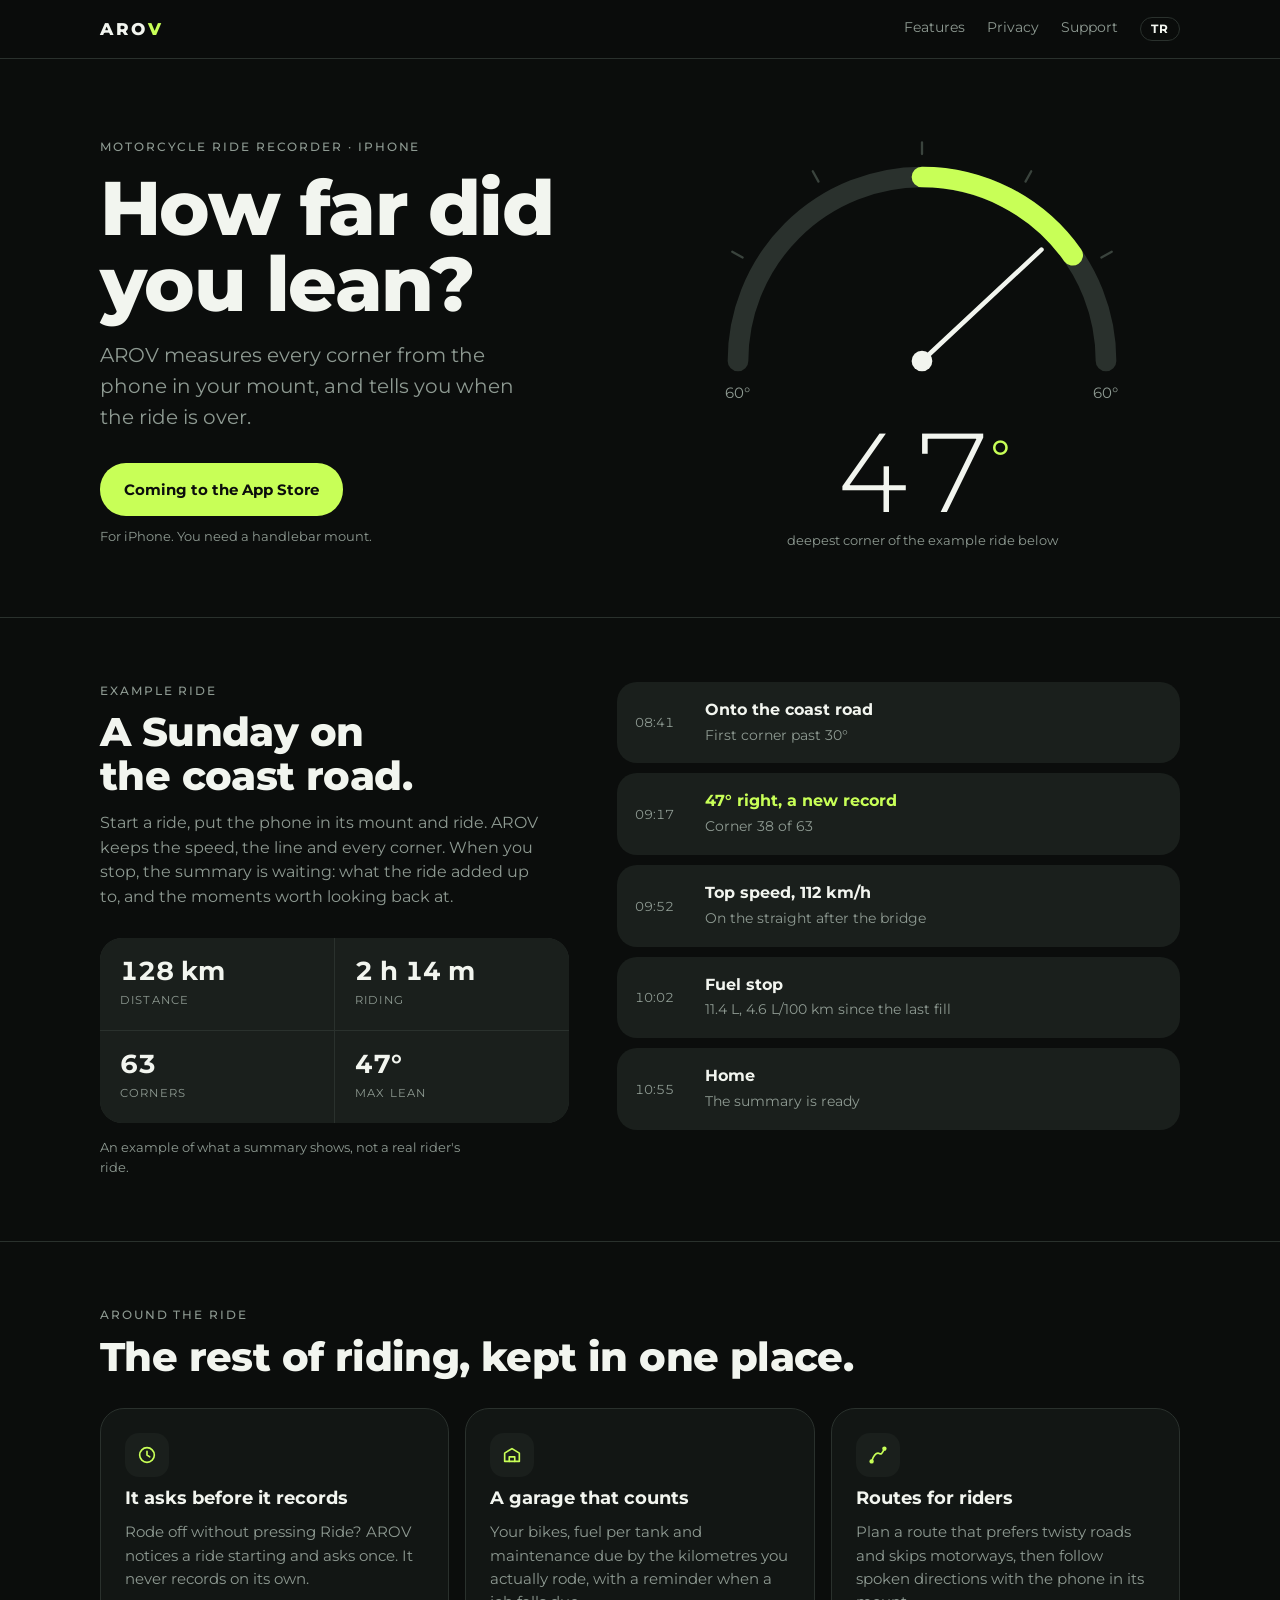
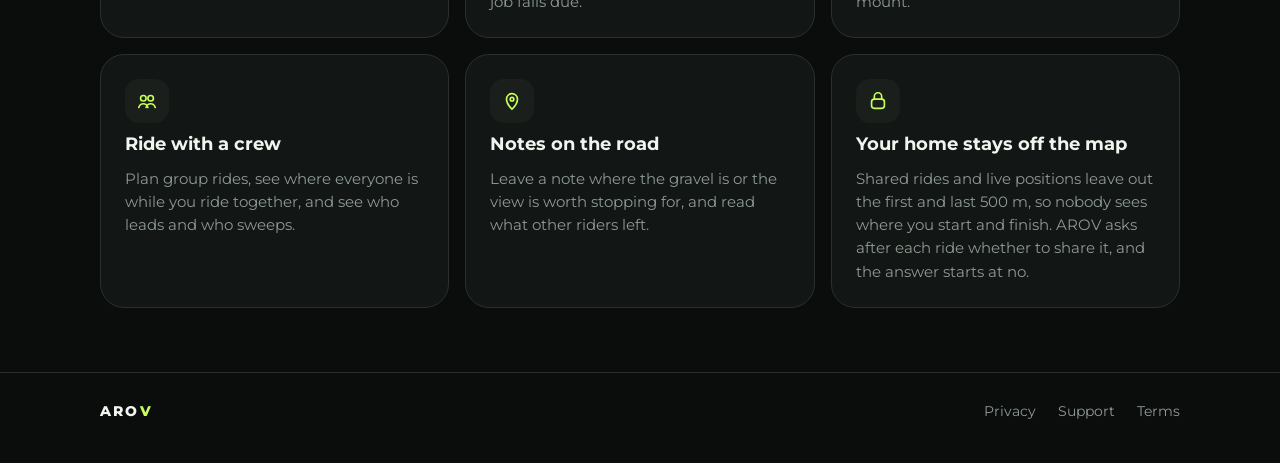
<file: index.html>
<!doctype html>
<html lang="en">
<head>
<meta charset="utf-8">
<meta name="viewport" content="width=device-width, initial-scale=1, viewport-fit=cover">
<title>AROV — motorcycle ride recorder</title>
<meta name="description" content="AROV records your motorcycle rides from the mount: speed, corners and how far you lean, with a summary waiting when you stop.">
<meta name="theme-color" content="#0B0D0C">
<link rel="icon" href="favicon.png">
<link rel="apple-touch-icon" href="apple-touch-icon.png">
<meta property="og:type" content="website">
<meta property="og:site_name" content="AROV">
<meta property="og:title" content="AROV — motorcycle ride recorder">
<meta property="og:description" content="AROV records your motorcycle rides from the mount: speed, corners and how far you lean, with a summary waiting when you stop.">
<meta property="og:url" content="https://arov.app/">
<meta property="og:image" content="https://arov.app/og.png">
<meta property="og:locale" content="en_US">
<meta name="twitter:card" content="summary_large_image">
<link rel="alternate" hreflang="en" href="https://arov.app/">
<link rel="alternate" hreflang="tr" href="https://arov.app/tr/">
<link rel="alternate" hreflang="x-default" href="https://arov.app/">
<link rel="stylesheet" href="style.css">
</head>
<body>
<header class="top gutter">
  <div class="inner">
    <a class="word" href="./">ARO<i>V</i></a>
    <nav><a href="#ride">Features</a><a href="privacy.html">Privacy</a><a href="support.html">Support</a><a class="lang" href="tr/" hreflang="tr" lang="tr" aria-label="Türkçe">TR</a></nav>
  </div>
</header>

<main>
  <section class="hero gutter">
    <div class="inner">
      <div>
        <p class="eyebrow">Motorcycle ride recorder · iPhone</p>
        <h1>How far did you lean?</h1>
        <p class="lede">AROV measures every corner from the phone in your mount, and tells you when the ride is over.</p>
        <div class="cta">
          <span class="pill go">Coming to the App Store</span>
          <small>For iPhone. You need a handlebar mount.</small>
        </div>
      </div>
      <div class="dial" role="img" aria-label="A lean angle gauge reading 47 degrees">
        <svg viewBox="0 0 400 244" aria-hidden="true">
          <path d="M40 200 A160 160 0 0 1 360 200" stroke="#2A312D" stroke-width="18" fill="none" stroke-linecap="round"/>
          <path d="M200 40 A160 160 0 0 1 331 108" stroke="#C8FF57" stroke-width="18" fill="none" stroke-linecap="round"/>
          <g stroke="#3A433D" stroke-width="2" stroke-linecap="round">
            <line x1="200" y1="20" x2="200" y2="10"/><line x1="290" y1="44" x2="295" y2="35"/><line x1="356" y1="110" x2="365" y2="105"/>
            <line x1="110" y1="44" x2="105" y2="35"/><line x1="44" y1="110" x2="35" y2="105"/>
          </g>
          <g fill="#8E9A92" font-size="13" font-family="Montserrat, sans-serif" text-anchor="middle">
            <text x="40" y="232">60°</text><text x="360" y="232">60°</text>
          </g>
          <g class="needle"><line x1="200" y1="200" x2="200" y2="58" stroke="#F2F5EF" stroke-width="4" stroke-linecap="round"/></g>
          <circle cx="200" cy="200" r="9" fill="#F2F5EF"/>
        </svg>
        <div class="read"><b>47<sup>°</sup></b><span>deepest corner of the example ride below</span></div>
      </div>
    </div>
  </section>

  <section class="ride gutter" id="ride">
    <div class="inner">
      <div class="intro">
        <p class="eyebrow">Example ride</p>
        <h2>A Sunday on the coast road.</h2>
        <p>Start a ride, put the phone in its mount and ride. AROV keeps the speed, the line and every corner. When you stop, the summary is waiting: what the ride added up to, and the moments worth looking back at.</p>
        <div class="stats">
          <div><b>128 km</b><span>Distance</span></div>
          <div><b>2 h 14 m</b><span>Riding</span></div>
          <div><b>63</b><span>Corners</span></div>
          <div><b>47°</b><span>Max lean</span></div>
        </div>
        <p class="note">An example of what a summary shows, not a real rider's ride.</p>
      </div>
      <ol class="moments">
        <li><time>08:41</time><div><b>Onto the coast road</b><span>First corner past 30°</span></div></li>
        <li class="hi"><time>09:17</time><div><b>47° right, a new record</b><span>Corner 38 of 63</span></div></li>
        <li><time>09:52</time><div><b>Top speed, 112 km/h</b><span>On the straight after the bridge</span></div></li>
        <li><time>10:02</time><div><b>Fuel stop</b><span>11.4 L, 4.6 L/100 km since the last fill</span></div></li>
        <li><time>10:55</time><div><b>Home</b><span>The summary is ready</span></div></li>
      </ol>
    </div>
  </section>

  <section class="more gutter">
    <div class="inner">
      <p class="eyebrow">Around the ride</p>
      <h2>The rest of riding, kept in one place.</h2>
      <div class="grid">
        <article class="feat">
          <div class="ic"><svg viewBox="0 0 24 24"><circle cx="12" cy="12" r="8"/><path d="M12 8v4l3 2"/></svg></div>
          <h3>It asks before it records</h3>
          <p>Rode off without pressing Ride? AROV notices a ride starting and asks once. It never records on its own.</p>
        </article>
        <article class="feat">
          <div class="ic"><svg viewBox="0 0 24 24"><path d="M4 10l8-5 8 5v9H4z"/><path d="M9 19v-5h6v5"/></svg></div>
          <h3>A garage that counts</h3>
          <p>Your bikes, fuel per tank and maintenance due by the kilometres you actually rode, with a reminder when a job falls due.</p>
        </article>
        <article class="feat">
          <div class="ic"><svg viewBox="0 0 24 24"><path d="M5 19c2-6 4-9 7-9s3 4 7-5"/><circle cx="5" cy="19" r="1.5"/><circle cx="19" cy="5" r="1.5"/></svg></div>
          <h3>Routes for riders</h3>
          <p>Plan a route that prefers twisty roads and skips motorways, then follow spoken directions with the phone in its mount.</p>
        </article>
        <article class="feat">
          <div class="ic"><svg viewBox="0 0 24 24"><circle cx="8" cy="9" r="3"/><circle cx="16" cy="9" r="3"/><path d="M3 19c1-3 3-4 5-4s4 1 5 4M11 19c1-3 3-4 5-4s4 1 5 4"/></svg></div>
          <h3>Ride with a crew</h3>
          <p>Plan group rides, see where everyone is while you ride together, and see who leads and who sweeps.</p>
        </article>
        <article class="feat">
          <div class="ic"><svg viewBox="0 0 24 24"><path d="M12 21s-6-6-6-11a6 6 0 0 1 12 0c0 5-6 11-6 11z"/><circle cx="12" cy="10" r="2"/></svg></div>
          <h3>Notes on the road</h3>
          <p>Leave a note where the gravel is or the view is worth stopping for, and read what other riders left.</p>
        </article>
        <article class="feat">
          <div class="ic"><svg viewBox="0 0 24 24"><rect x="5" y="10" width="14" height="10" rx="3"/><path d="M8 10V7a4 4 0 0 1 8 0v3"/></svg></div>
          <h3>Your home stays off the map</h3>
          <p>Shared rides and live positions leave out the first and last 500 m, so nobody sees where you start and finish. AROV asks after each ride whether to share it, and the answer starts at no.</p>
        </article>
      </div>
    </div>
  </section>
</main>

<footer class="gutter">
  <div class="inner">
    <span class="word">ARO<i>V</i></span>
    <a href="privacy.html">Privacy</a>
    <a href="support.html">Support</a>
    <a href="terms.html">Terms</a>
  </div>
</footer>
</body>
</html>
</file>
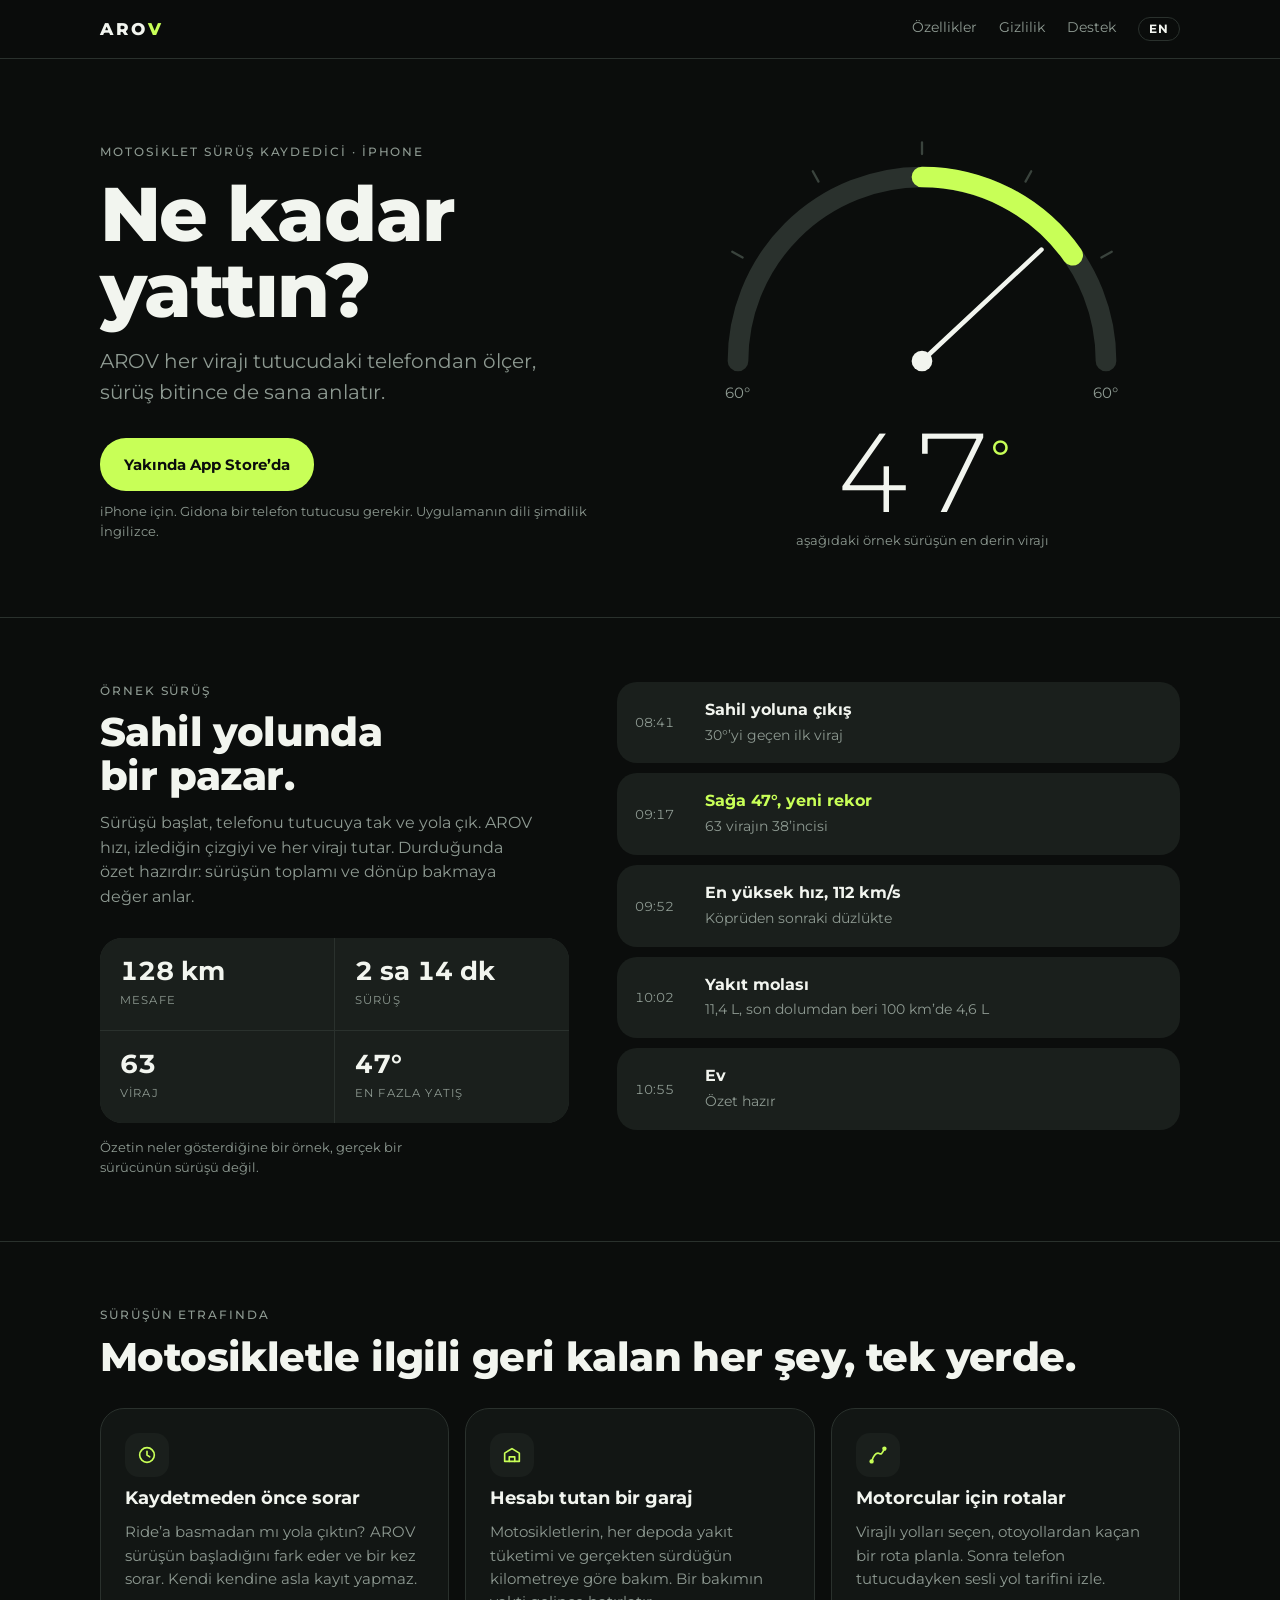
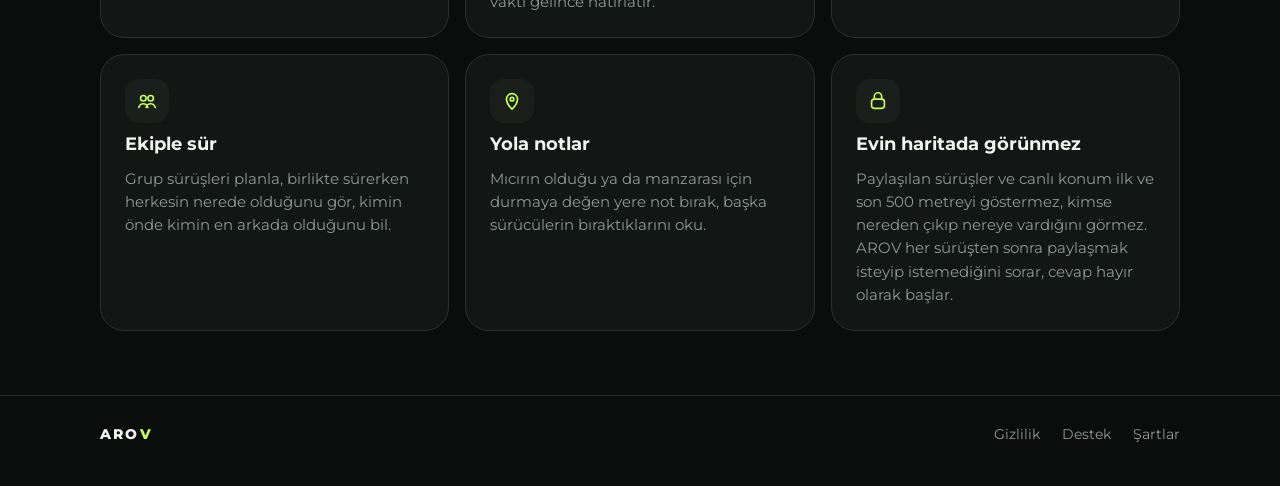
<file: tr/index.html>
<!doctype html>
<html lang="tr">
<head>
<meta charset="utf-8">
<meta name="viewport" content="width=device-width, initial-scale=1, viewport-fit=cover">
<title>AROV — motosiklet sürüş kaydedici</title>
<meta name="description" content="AROV motosiklet sürüşlerini telefon tutucusundan kaydeder: hız, virajlar ve ne kadar yattığın. Durduğunda özet hazır olur.">
<meta name="theme-color" content="#0B0D0C">
<link rel="icon" href="../favicon.png">
<link rel="apple-touch-icon" href="../apple-touch-icon.png">
<meta property="og:type" content="website">
<meta property="og:site_name" content="AROV">
<meta property="og:title" content="AROV — motosiklet sürüş kaydedici">
<meta property="og:description" content="AROV motosiklet sürüşlerini telefon tutucusundan kaydeder: hız, virajlar ve ne kadar yattığın. Durduğunda özet hazır olur.">
<meta property="og:url" content="https://arov.app/tr/">
<meta property="og:image" content="https://arov.app/og.png">
<meta property="og:locale" content="tr_TR">
<meta name="twitter:card" content="summary_large_image">
<link rel="alternate" hreflang="en" href="https://arov.app/">
<link rel="alternate" hreflang="tr" href="https://arov.app/tr/">
<link rel="alternate" hreflang="x-default" href="https://arov.app/">
<link rel="stylesheet" href="../style.css">
</head>
<body>
<header class="top gutter">
  <div class="inner">
    <a class="word" href="./">ARO<i>V</i></a>
    <nav><a href="#ride">Özellikler</a><a href="privacy.html">Gizlilik</a><a href="support.html">Destek</a><a class="lang" href="../" hreflang="en" lang="en" aria-label="English">EN</a></nav>
  </div>
</header>

<main>
  <section class="hero gutter">
    <div class="inner">
      <div>
        <p class="eyebrow">Motosiklet sürüş kaydedici · iPhone</p>
        <h1>Ne kadar yattın?</h1>
        <p class="lede">AROV her virajı tutucudaki telefondan ölçer, sürüş bitince de sana anlatır.</p>
        <div class="cta">
          <span class="pill go">Yakında App Store’da</span>
          <small>iPhone için. Gidona bir telefon tutucusu gerekir. Uygulamanın dili şimdilik İngilizce.</small>
        </div>
      </div>
      <div class="dial" role="img" aria-label="47 dereceyi gösteren yatış açısı göstergesi">
        <svg viewBox="0 0 400 244" aria-hidden="true">
          <path d="M40 200 A160 160 0 0 1 360 200" stroke="#2A312D" stroke-width="18" fill="none" stroke-linecap="round"/>
          <path d="M200 40 A160 160 0 0 1 331 108" stroke="#C8FF57" stroke-width="18" fill="none" stroke-linecap="round"/>
          <g stroke="#3A433D" stroke-width="2" stroke-linecap="round">
            <line x1="200" y1="20" x2="200" y2="10"/><line x1="290" y1="44" x2="295" y2="35"/><line x1="356" y1="110" x2="365" y2="105"/>
            <line x1="110" y1="44" x2="105" y2="35"/><line x1="44" y1="110" x2="35" y2="105"/>
          </g>
          <g fill="#8E9A92" font-size="13" font-family="Montserrat, sans-serif" text-anchor="middle">
            <text x="40" y="232">60°</text><text x="360" y="232">60°</text>
          </g>
          <g class="needle"><line x1="200" y1="200" x2="200" y2="58" stroke="#F2F5EF" stroke-width="4" stroke-linecap="round"/></g>
          <circle cx="200" cy="200" r="9" fill="#F2F5EF"/>
        </svg>
        <div class="read"><b>47<sup>°</sup></b><span>aşağıdaki örnek sürüşün en derin virajı</span></div>
      </div>
    </div>
  </section>

  <section class="ride gutter" id="ride">
    <div class="inner">
      <div class="intro">
        <p class="eyebrow">Örnek sürüş</p>
        <h2>Sahil yolunda bir pazar.</h2>
        <p>Sürüşü başlat, telefonu tutucuya tak ve yola çık. AROV hızı, izlediğin çizgiyi ve her virajı tutar. Durduğunda özet hazırdır: sürüşün toplamı ve dönüp bakmaya değer anlar.</p>
        <div class="stats">
          <div><b>128 km</b><span>Mesafe</span></div>
          <div><b>2 sa 14 dk</b><span>Sürüş</span></div>
          <div><b>63</b><span>Viraj</span></div>
          <div><b>47°</b><span>En fazla yatış</span></div>
        </div>
        <p class="note">Özetin neler gösterdiğine bir örnek, gerçek bir sürücünün sürüşü değil.</p>
      </div>
      <ol class="moments">
        <li><time>08:41</time><div><b>Sahil yoluna çıkış</b><span>30°’yi geçen ilk viraj</span></div></li>
        <li class="hi"><time>09:17</time><div><b>Sağa 47°, yeni rekor</b><span>63 virajın 38’incisi</span></div></li>
        <li><time>09:52</time><div><b>En yüksek hız, 112 km/s</b><span>Köprüden sonraki düzlükte</span></div></li>
        <li><time>10:02</time><div><b>Yakıt molası</b><span>11,4 L, son dolumdan beri 100 km’de 4,6 L</span></div></li>
        <li><time>10:55</time><div><b>Ev</b><span>Özet hazır</span></div></li>
      </ol>
    </div>
  </section>

  <section class="more gutter">
    <div class="inner">
      <p class="eyebrow">Sürüşün etrafında</p>
      <h2>Motosikletle ilgili geri kalan her şey, tek yerde.</h2>
      <div class="grid">
        <article class="feat">
          <div class="ic"><svg viewBox="0 0 24 24"><circle cx="12" cy="12" r="8"/><path d="M12 8v4l3 2"/></svg></div>
          <h3>Kaydetmeden önce sorar</h3>
          <p>Ride’a basmadan mı yola çıktın? AROV sürüşün başladığını fark eder ve bir kez sorar. Kendi kendine asla kayıt yapmaz.</p>
        </article>
        <article class="feat">
          <div class="ic"><svg viewBox="0 0 24 24"><path d="M4 10l8-5 8 5v9H4z"/><path d="M9 19v-5h6v5"/></svg></div>
          <h3>Hesabı tutan bir garaj</h3>
          <p>Motosikletlerin, her depoda yakıt tüketimi ve gerçekten sürdüğün kilometreye göre bakım. Bir bakımın vakti gelince hatırlatır.</p>
        </article>
        <article class="feat">
          <div class="ic"><svg viewBox="0 0 24 24"><path d="M5 19c2-6 4-9 7-9s3 4 7-5"/><circle cx="5" cy="19" r="1.5"/><circle cx="19" cy="5" r="1.5"/></svg></div>
          <h3>Motorcular için rotalar</h3>
          <p>Virajlı yolları seçen, otoyollardan kaçan bir rota planla. Sonra telefon tutucudayken sesli yol tarifini izle.</p>
        </article>
        <article class="feat">
          <div class="ic"><svg viewBox="0 0 24 24"><circle cx="8" cy="9" r="3"/><circle cx="16" cy="9" r="3"/><path d="M3 19c1-3 3-4 5-4s4 1 5 4M11 19c1-3 3-4 5-4s4 1 5 4"/></svg></div>
          <h3>Ekiple sür</h3>
          <p>Grup sürüşleri planla, birlikte sürerken herkesin nerede olduğunu gör, kimin önde kimin en arkada olduğunu bil.</p>
        </article>
        <article class="feat">
          <div class="ic"><svg viewBox="0 0 24 24"><path d="M12 21s-6-6-6-11a6 6 0 0 1 12 0c0 5-6 11-6 11z"/><circle cx="12" cy="10" r="2"/></svg></div>
          <h3>Yola notlar</h3>
          <p>Mıcırın olduğu ya da manzarası için durmaya değen yere not bırak, başka sürücülerin bıraktıklarını oku.</p>
        </article>
        <article class="feat">
          <div class="ic"><svg viewBox="0 0 24 24"><rect x="5" y="10" width="14" height="10" rx="3"/><path d="M8 10V7a4 4 0 0 1 8 0v3"/></svg></div>
          <h3>Evin haritada görünmez</h3>
          <p>Paylaşılan sürüşler ve canlı konum ilk ve son 500 metreyi göstermez, kimse nereden çıkıp nereye vardığını görmez. AROV her sürüşten sonra paylaşmak isteyip istemediğini sorar, cevap hayır olarak başlar.</p>
        </article>
      </div>
    </div>
  </section>
</main>

<footer class="gutter">
  <div class="inner">
    <span class="word">ARO<i>V</i></span>
    <a href="privacy.html">Gizlilik</a>
    <a href="support.html">Destek</a>
    <a href="terms.html">Şartlar</a>
  </div>
</footer>
</body>
</html>
</file>
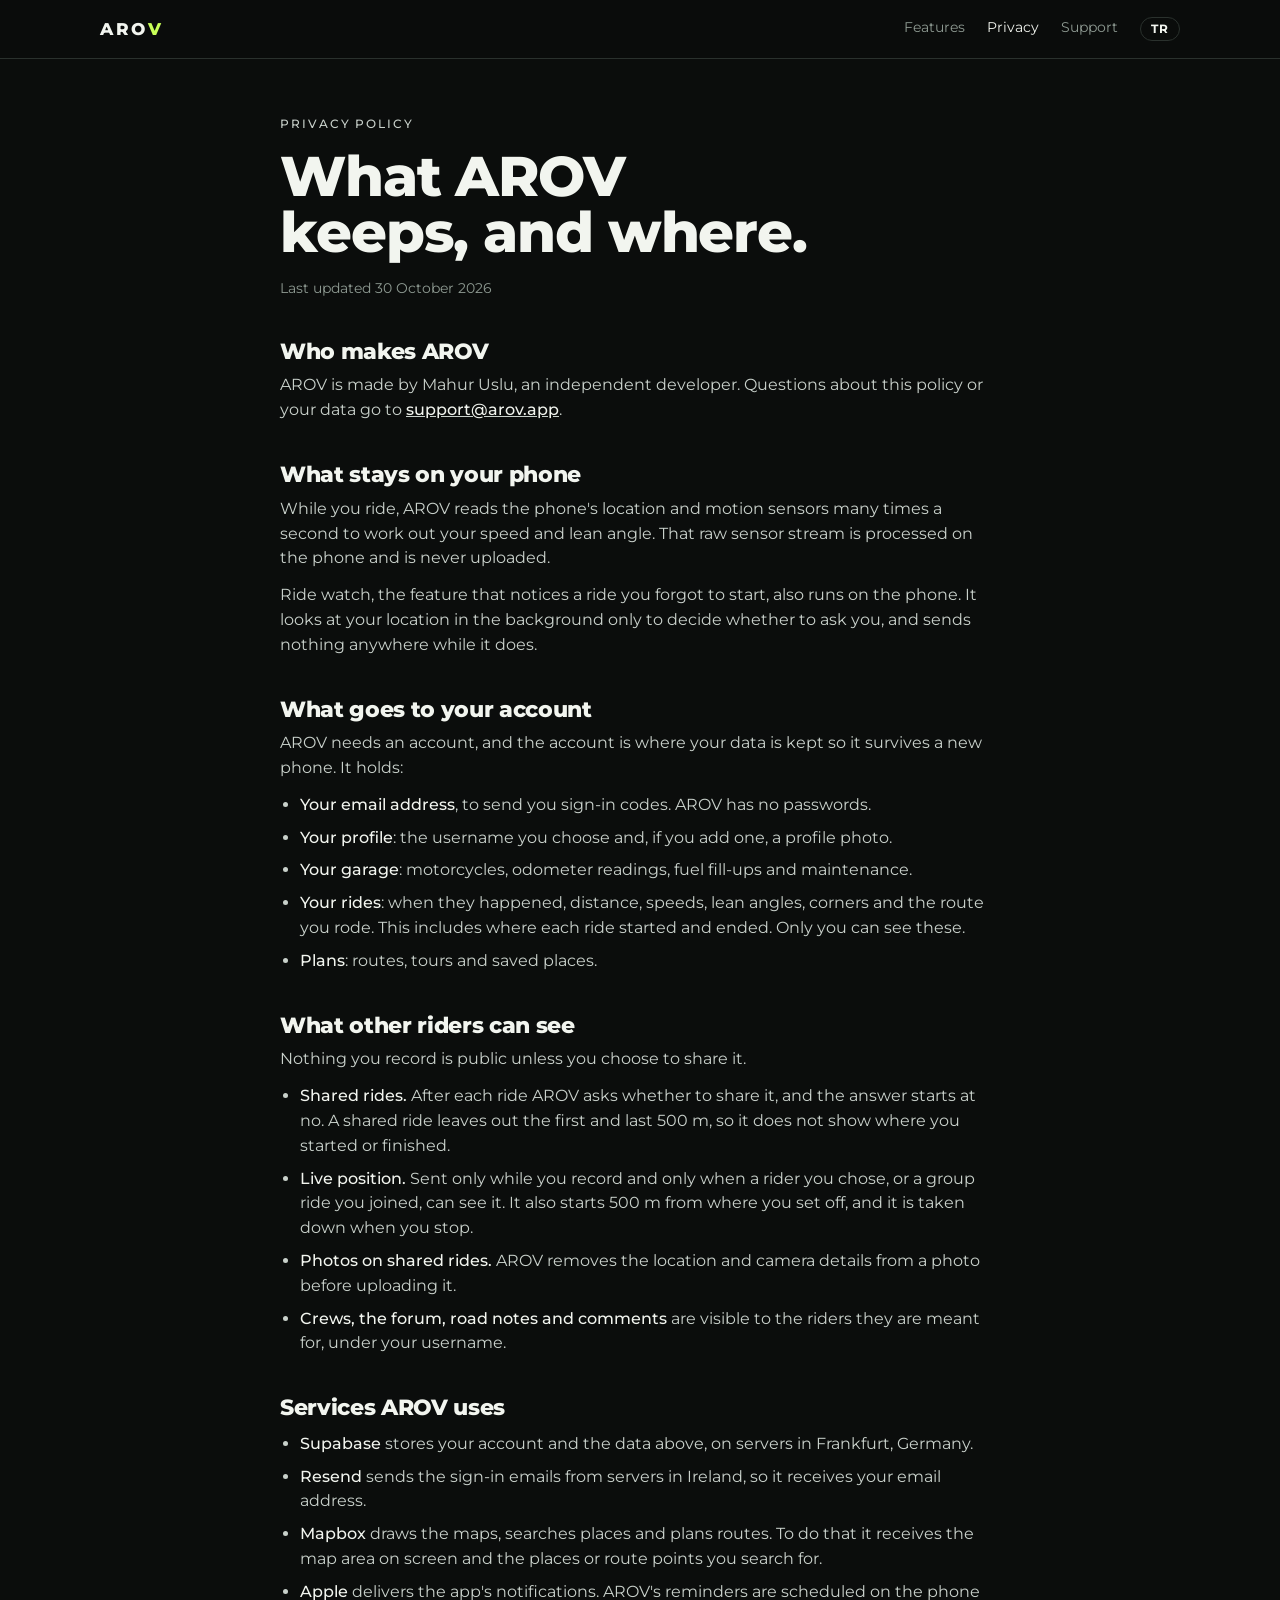
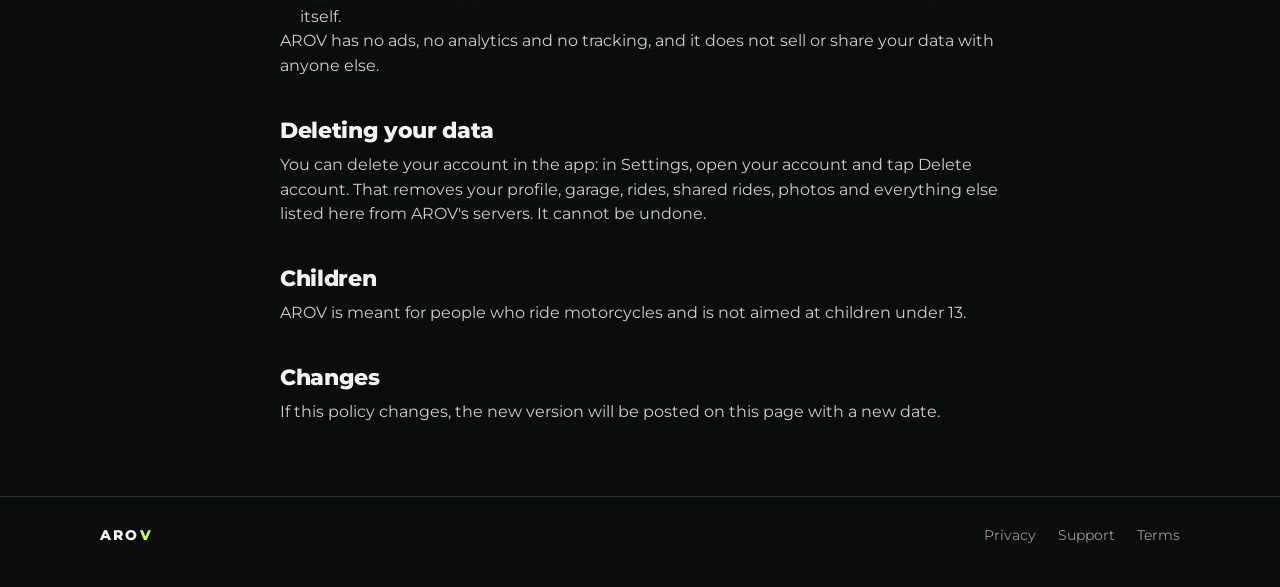
<file: privacy.html>
<!doctype html>
<html lang="en">
<head>
<meta charset="utf-8">
<meta name="viewport" content="width=device-width, initial-scale=1, viewport-fit=cover">
<title>Privacy — AROV</title>
<meta name="description" content="What AROV collects, where it is kept and how to delete it.">
<meta name="theme-color" content="#0B0D0C">
<link rel="icon" href="favicon.png">
<link rel="apple-touch-icon" href="apple-touch-icon.png">
<meta property="og:type" content="website">
<meta property="og:site_name" content="AROV">
<meta property="og:title" content="Privacy — AROV">
<meta property="og:description" content="What AROV collects, where it is kept and how to delete it.">
<meta property="og:url" content="https://arov.app/privacy.html">
<meta property="og:image" content="https://arov.app/og.png">
<meta property="og:locale" content="en_US">
<meta name="twitter:card" content="summary_large_image">
<link rel="alternate" hreflang="en" href="https://arov.app/privacy.html">
<link rel="alternate" hreflang="tr" href="https://arov.app/tr/privacy.html">
<link rel="alternate" hreflang="x-default" href="https://arov.app/privacy.html">
<link rel="stylesheet" href="style.css">
</head>
<body>
<header class="top gutter">
  <div class="inner">
    <a class="word" href="./">ARO<i>V</i></a>
    <nav><a href="./#ride">Features</a><a href="privacy.html" aria-current="page">Privacy</a><a href="support.html">Support</a><a class="lang" href="tr/privacy.html" hreflang="tr" lang="tr" aria-label="Türkçe">TR</a></nav>
  </div>
</header>

<main class="doc gutter">
  <div class="inner">
    <p class="eyebrow">Privacy policy</p>
    <h1>What AROV keeps, and where.</h1>
    <p class="updated">Last updated 30 October 2026</p>

    <h2>Who makes AROV</h2>
    <p>AROV is made by Mahur Uslu, an independent developer. Questions about this policy or your data go to <a href="mailto:support@arov.app"><strong>support@arov.app</strong></a>.</p>

    <h2>What stays on your phone</h2>
    <p>While you ride, AROV reads the phone's location and motion sensors many times a second to work out your speed and lean angle. That raw sensor stream is processed on the phone and is never uploaded.</p>
    <p>Ride watch, the feature that notices a ride you forgot to start, also runs on the phone. It looks at your location in the background only to decide whether to ask you, and sends nothing anywhere while it does.</p>

    <h2>What goes to your account</h2>
    <p>AROV needs an account, and the account is where your data is kept so it survives a new phone. It holds:</p>
    <ul>
      <li><strong>Your email address</strong>, to send you sign-in codes. AROV has no passwords.</li>
      <li><strong>Your profile</strong>: the username you choose and, if you add one, a profile photo.</li>
      <li><strong>Your garage</strong>: motorcycles, odometer readings, fuel fill-ups and maintenance.</li>
      <li><strong>Your rides</strong>: when they happened, distance, speeds, lean angles, corners and the route you rode. This includes where each ride started and ended. Only you can see these.</li>
      <li><strong>Plans</strong>: routes, tours and saved places.</li>
    </ul>

    <h2>What other riders can see</h2>
    <p>Nothing you record is public unless you choose to share it.</p>
    <ul>
      <li><strong>Shared rides.</strong> After each ride AROV asks whether to share it, and the answer starts at no. A shared ride leaves out the first and last 500 m, so it does not show where you started or finished.</li>
      <li><strong>Live position.</strong> Sent only while you record and only when a rider you chose, or a group ride you joined, can see it. It also starts 500 m from where you set off, and it is taken down when you stop.</li>
      <li><strong>Photos on shared rides.</strong> AROV removes the location and camera details from a photo before uploading it.</li>
      <li><strong>Crews, the forum, road notes and comments</strong> are visible to the riders they are meant for, under your username.</li>
    </ul>

    <h2>Services AROV uses</h2>
    <ul>
      <li><strong>Supabase</strong> stores your account and the data above, on servers in Frankfurt, Germany.</li>
      <li><strong>Resend</strong> sends the sign-in emails from servers in Ireland, so it receives your email address.</li>
      <li><strong>Mapbox</strong> draws the maps, searches places and plans routes. To do that it receives the map area on screen and the places or route points you search for.</li>
      <li><strong>Apple</strong> delivers the app's notifications. AROV's reminders are scheduled on the phone itself.</li>
    </ul>
    <p>AROV has no ads, no analytics and no tracking, and it does not sell or share your data with anyone else.</p>

    <h2>Deleting your data</h2>
    <p>You can delete your account in the app: in Settings, open your account and tap Delete account. That removes your profile, garage, rides, shared rides, photos and everything else listed here from AROV's servers. It cannot be undone.</p>

    <h2>Children</h2>
    <p>AROV is meant for people who ride motorcycles and is not aimed at children under 13.</p>

    <h2>Changes</h2>
    <p>If this policy changes, the new version will be posted on this page with a new date.</p>
  </div>
</main>

<footer class="gutter">
  <div class="inner">
    <span class="word">ARO<i>V</i></span>
    <a href="privacy.html">Privacy</a>
    <a href="support.html">Support</a>
    <a href="terms.html">Terms</a>
  </div>
</footer>
</body>
</html>
</file>
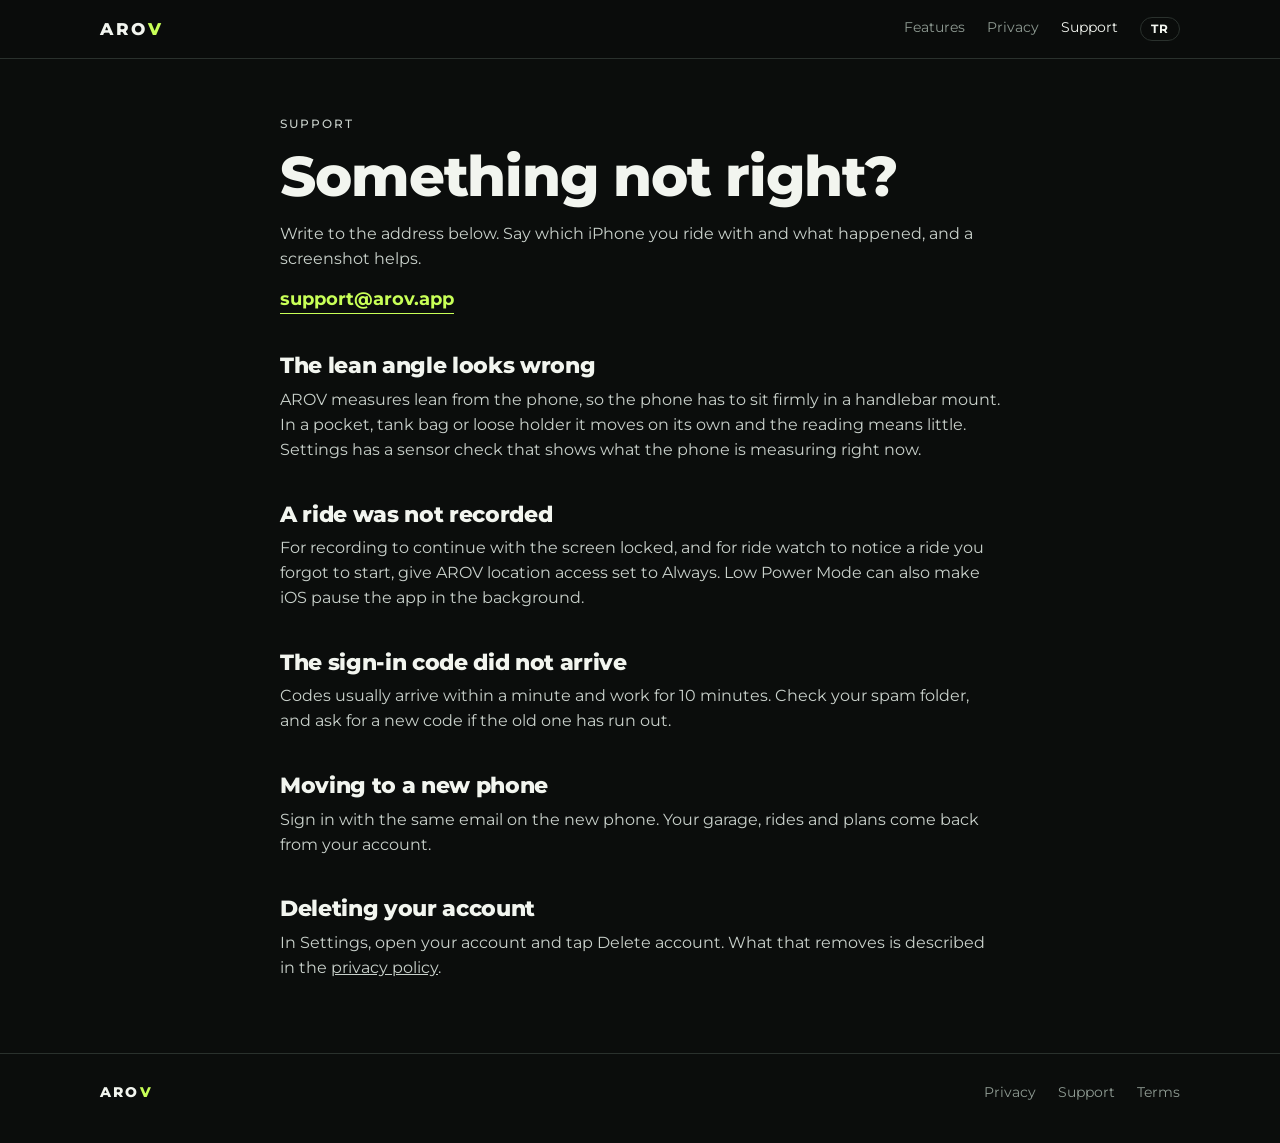
<file: support.html>
<!doctype html>
<html lang="en">
<head>
<meta charset="utf-8">
<meta name="viewport" content="width=device-width, initial-scale=1, viewport-fit=cover">
<title>Support — AROV</title>
<meta name="description" content="Help with AROV, the motorcycle ride recorder.">
<meta name="theme-color" content="#0B0D0C">
<link rel="icon" href="favicon.png">
<link rel="apple-touch-icon" href="apple-touch-icon.png">
<meta property="og:type" content="website">
<meta property="og:site_name" content="AROV">
<meta property="og:title" content="Support — AROV">
<meta property="og:description" content="Help with AROV, the motorcycle ride recorder.">
<meta property="og:url" content="https://arov.app/support.html">
<meta property="og:image" content="https://arov.app/og.png">
<meta property="og:locale" content="en_US">
<meta name="twitter:card" content="summary_large_image">
<link rel="alternate" hreflang="en" href="https://arov.app/support.html">
<link rel="alternate" hreflang="tr" href="https://arov.app/tr/support.html">
<link rel="alternate" hreflang="x-default" href="https://arov.app/support.html">
<link rel="stylesheet" href="style.css">
</head>
<body>
<header class="top gutter">
  <div class="inner">
    <a class="word" href="./">ARO<i>V</i></a>
    <nav><a href="./#ride">Features</a><a href="privacy.html">Privacy</a><a href="support.html" aria-current="page">Support</a><a class="lang" href="tr/support.html" hreflang="tr" lang="tr" aria-label="Türkçe">TR</a></nav>
  </div>
</header>

<main class="doc gutter">
  <div class="inner">
    <p class="eyebrow">Support</p>
    <h1>Something not right?</h1>
    <p>Write to the address below. Say which iPhone you ride with and what happened, and a screenshot helps.</p>
    <a class="mail" href="mailto:support@arov.app">support@arov.app</a>

    <h2>The lean angle looks wrong</h2>
    <p>AROV measures lean from the phone, so the phone has to sit firmly in a handlebar mount. In a pocket, tank bag or loose holder it moves on its own and the reading means little. Settings has a sensor check that shows what the phone is measuring right now.</p>

    <h2>A ride was not recorded</h2>
    <p>For recording to continue with the screen locked, and for ride watch to notice a ride you forgot to start, give AROV location access set to Always. Low Power Mode can also make iOS pause the app in the background.</p>

    <h2>The sign-in code did not arrive</h2>
    <p>Codes usually arrive within a minute and work for 10 minutes. Check your spam folder, and ask for a new code if the old one has run out.</p>

    <h2>Moving to a new phone</h2>
    <p>Sign in with the same email on the new phone. Your garage, rides and plans come back from your account.</p>

    <h2>Deleting your account</h2>
    <p>In Settings, open your account and tap Delete account. What that removes is described in the <a href="privacy.html">privacy policy</a>.</p>
  </div>
</main>

<footer class="gutter">
  <div class="inner">
    <span class="word">ARO<i>V</i></span>
    <a href="privacy.html">Privacy</a>
    <a href="support.html">Support</a>
    <a href="terms.html">Terms</a>
  </div>
</footer>
</body>
</html>
</file>
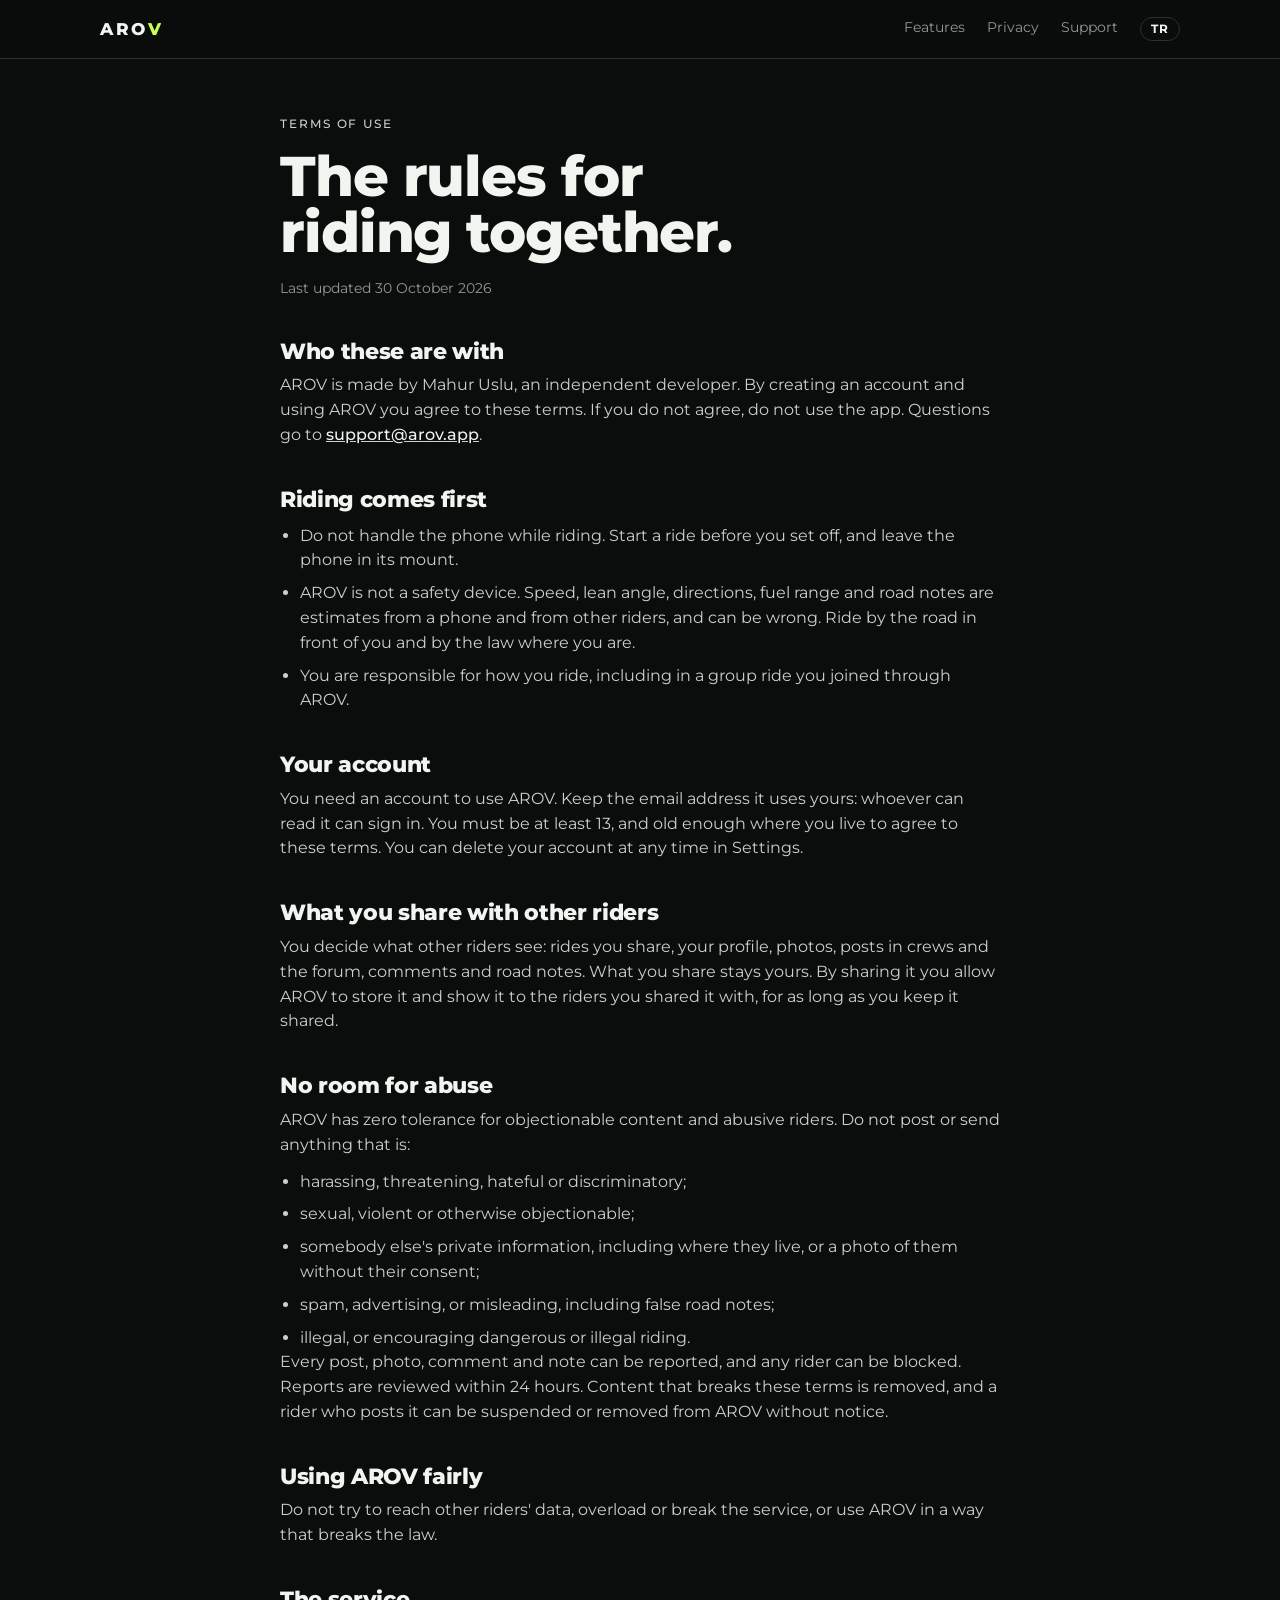
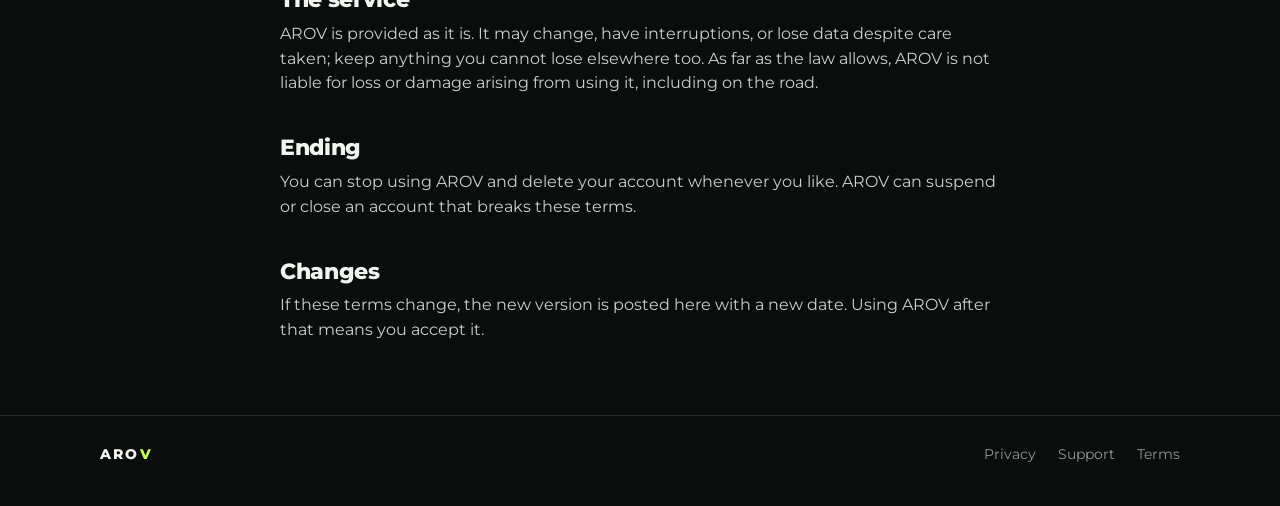
<file: terms.html>
<!doctype html>
<html lang="en">
<head>
<meta charset="utf-8">
<meta name="viewport" content="width=device-width, initial-scale=1, viewport-fit=cover">
<title>Terms — AROV</title>
<meta name="description" content="The rules for using AROV and riding with others on it.">
<meta name="theme-color" content="#0B0D0C">
<link rel="icon" href="favicon.png">
<link rel="apple-touch-icon" href="apple-touch-icon.png">
<meta property="og:type" content="website">
<meta property="og:site_name" content="AROV">
<meta property="og:title" content="Terms — AROV">
<meta property="og:description" content="The rules for using AROV and riding with others on it.">
<meta property="og:url" content="https://arov.app/terms.html">
<meta property="og:image" content="https://arov.app/og.png">
<meta property="og:locale" content="en_US">
<meta name="twitter:card" content="summary_large_image">
<link rel="alternate" hreflang="en" href="https://arov.app/terms.html">
<link rel="alternate" hreflang="tr" href="https://arov.app/tr/terms.html">
<link rel="alternate" hreflang="x-default" href="https://arov.app/terms.html">
<link rel="stylesheet" href="style.css">
</head>
<body>
<header class="top gutter">
  <div class="inner">
    <a class="word" href="./">ARO<i>V</i></a>
    <nav><a href="./#ride">Features</a><a href="privacy.html">Privacy</a><a href="support.html">Support</a><a class="lang" href="tr/terms.html" hreflang="tr" lang="tr" aria-label="Türkçe">TR</a></nav>
  </div>
</header>

<main class="doc gutter">
  <div class="inner">
    <p class="eyebrow">Terms of use</p>
    <h1>The rules for riding together.</h1>
    <p class="updated">Last updated 30 October 2026</p>

    <h2>Who these are with</h2>
    <p>AROV is made by Mahur Uslu, an independent developer. By creating an account and using AROV you agree to these terms. If you do not agree, do not use the app. Questions go to <a href="mailto:support@arov.app"><strong>support@arov.app</strong></a>.</p>

    <h2>Riding comes first</h2>
    <ul>
      <li>Do not handle the phone while riding. Start a ride before you set off, and leave the phone in its mount.</li>
      <li>AROV is not a safety device. Speed, lean angle, directions, fuel range and road notes are estimates from a phone and from other riders, and can be wrong. Ride by the road in front of you and by the law where you are.</li>
      <li>You are responsible for how you ride, including in a group ride you joined through AROV.</li>
    </ul>

    <h2>Your account</h2>
    <p>You need an account to use AROV. Keep the email address it uses yours: whoever can read it can sign in. You must be at least 13, and old enough where you live to agree to these terms. You can delete your account at any time in Settings.</p>

    <h2>What you share with other riders</h2>
    <p>You decide what other riders see: rides you share, your profile, photos, posts in crews and the forum, comments and road notes. What you share stays yours. By sharing it you allow AROV to store it and show it to the riders you shared it with, for as long as you keep it shared.</p>

    <h2>No room for abuse</h2>
    <p>AROV has zero tolerance for objectionable content and abusive riders. Do not post or send anything that is:</p>
    <ul>
      <li>harassing, threatening, hateful or discriminatory;</li>
      <li>sexual, violent or otherwise objectionable;</li>
      <li>somebody else's private information, including where they live, or a photo of them without their consent;</li>
      <li>spam, advertising, or misleading, including false road notes;</li>
      <li>illegal, or encouraging dangerous or illegal riding.</li>
    </ul>
    <p>Every post, photo, comment and note can be reported, and any rider can be blocked. Reports are reviewed within 24 hours. Content that breaks these terms is removed, and a rider who posts it can be suspended or removed from AROV without notice.</p>

    <h2>Using AROV fairly</h2>
    <p>Do not try to reach other riders' data, overload or break the service, or use AROV in a way that breaks the law.</p>

    <h2>The service</h2>
    <p>AROV is provided as it is. It may change, have interruptions, or lose data despite care taken; keep anything you cannot lose elsewhere too. As far as the law allows, AROV is not liable for loss or damage arising from using it, including on the road.</p>

    <h2>Ending</h2>
    <p>You can stop using AROV and delete your account whenever you like. AROV can suspend or close an account that breaks these terms.</p>

    <h2>Changes</h2>
    <p>If these terms change, the new version is posted here with a new date. Using AROV after that means you accept it.</p>
  </div>
</main>

<footer class="gutter">
  <div class="inner">
    <span class="word">ARO<i>V</i></span>
    <a href="privacy.html">Privacy</a>
    <a href="support.html">Support</a>
    <a href="terms.html">Terms</a>
  </div>
</footer>
</body>
</html>
</file>
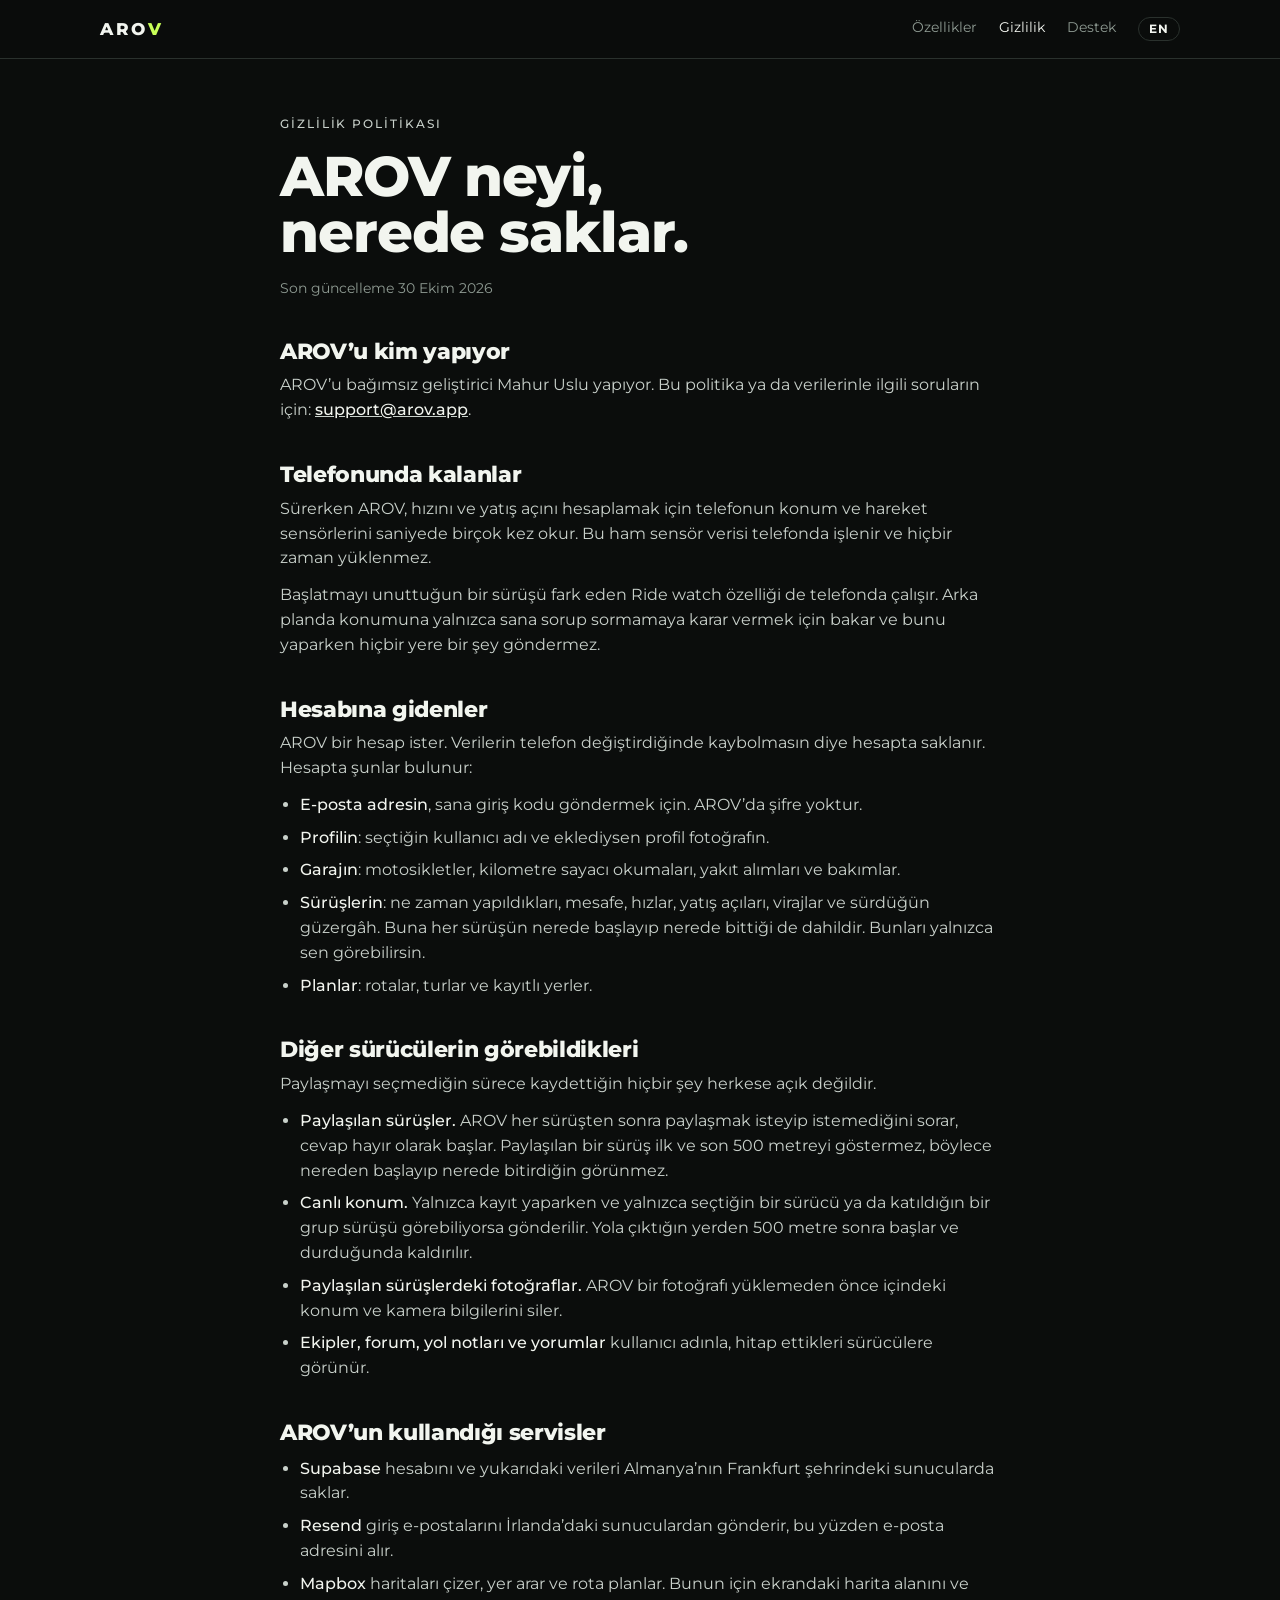
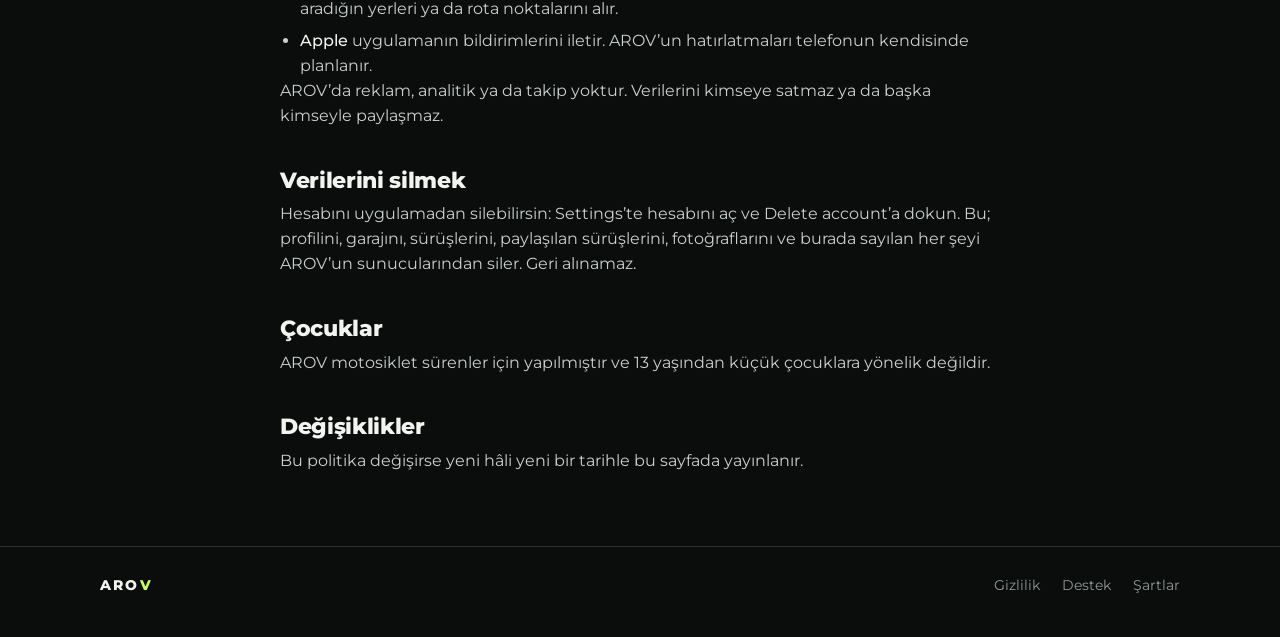
<file: tr/privacy.html>
<!doctype html>
<html lang="tr">
<head>
<meta charset="utf-8">
<meta name="viewport" content="width=device-width, initial-scale=1, viewport-fit=cover">
<title>Gizlilik — AROV</title>
<meta name="description" content="AROV neleri toplar, nerede saklar ve nasıl silinir.">
<meta name="theme-color" content="#0B0D0C">
<link rel="icon" href="../favicon.png">
<link rel="apple-touch-icon" href="../apple-touch-icon.png">
<meta property="og:type" content="website">
<meta property="og:site_name" content="AROV">
<meta property="og:title" content="Gizlilik — AROV">
<meta property="og:description" content="AROV neleri toplar, nerede saklar ve nasıl silinir.">
<meta property="og:url" content="https://arov.app/tr/privacy.html">
<meta property="og:image" content="https://arov.app/og.png">
<meta property="og:locale" content="tr_TR">
<meta name="twitter:card" content="summary_large_image">
<link rel="alternate" hreflang="en" href="https://arov.app/privacy.html">
<link rel="alternate" hreflang="tr" href="https://arov.app/tr/privacy.html">
<link rel="alternate" hreflang="x-default" href="https://arov.app/privacy.html">
<link rel="stylesheet" href="../style.css">
</head>
<body>
<header class="top gutter">
  <div class="inner">
    <a class="word" href="./">ARO<i>V</i></a>
    <nav><a href="./#ride">Özellikler</a><a href="privacy.html" aria-current="page">Gizlilik</a><a href="support.html">Destek</a><a class="lang" href="../privacy.html" hreflang="en" lang="en" aria-label="English">EN</a></nav>
  </div>
</header>

<main class="doc gutter">
  <div class="inner">
    <p class="eyebrow">Gizlilik politikası</p>
    <h1>AROV neyi, nerede saklar.</h1>
    <p class="updated">Son güncelleme 30 Ekim 2026</p>

    <h2>AROV’u kim yapıyor</h2>
    <p>AROV’u bağımsız geliştirici Mahur Uslu yapıyor. Bu politika ya da verilerinle ilgili soruların için: <a href="mailto:support@arov.app"><strong>support@arov.app</strong></a>.</p>

    <h2>Telefonunda kalanlar</h2>
    <p>Sürerken AROV, hızını ve yatış açını hesaplamak için telefonun konum ve hareket sensörlerini saniyede birçok kez okur. Bu ham sensör verisi telefonda işlenir ve hiçbir zaman yüklenmez.</p>
    <p>Başlatmayı unuttuğun bir sürüşü fark eden Ride watch özelliği de telefonda çalışır. Arka planda konumuna yalnızca sana sorup sormamaya karar vermek için bakar ve bunu yaparken hiçbir yere bir şey göndermez.</p>

    <h2>Hesabına gidenler</h2>
    <p>AROV bir hesap ister. Verilerin telefon değiştirdiğinde kaybolmasın diye hesapta saklanır. Hesapta şunlar bulunur:</p>
    <ul>
      <li><strong>E-posta adresin</strong>, sana giriş kodu göndermek için. AROV’da şifre yoktur.</li>
      <li><strong>Profilin</strong>: seçtiğin kullanıcı adı ve eklediysen profil fotoğrafın.</li>
      <li><strong>Garajın</strong>: motosikletler, kilometre sayacı okumaları, yakıt alımları ve bakımlar.</li>
      <li><strong>Sürüşlerin</strong>: ne zaman yapıldıkları, mesafe, hızlar, yatış açıları, virajlar ve sürdüğün güzergâh. Buna her sürüşün nerede başlayıp nerede bittiği de dahildir. Bunları yalnızca sen görebilirsin.</li>
      <li><strong>Planlar</strong>: rotalar, turlar ve kayıtlı yerler.</li>
    </ul>

    <h2>Diğer sürücülerin görebildikleri</h2>
    <p>Paylaşmayı seçmediğin sürece kaydettiğin hiçbir şey herkese açık değildir.</p>
    <ul>
      <li><strong>Paylaşılan sürüşler.</strong> AROV her sürüşten sonra paylaşmak isteyip istemediğini sorar, cevap hayır olarak başlar. Paylaşılan bir sürüş ilk ve son 500 metreyi göstermez, böylece nereden başlayıp nerede bitirdiğin görünmez.</li>
      <li><strong>Canlı konum.</strong> Yalnızca kayıt yaparken ve yalnızca seçtiğin bir sürücü ya da katıldığın bir grup sürüşü görebiliyorsa gönderilir. Yola çıktığın yerden 500 metre sonra başlar ve durduğunda kaldırılır.</li>
      <li><strong>Paylaşılan sürüşlerdeki fotoğraflar.</strong> AROV bir fotoğrafı yüklemeden önce içindeki konum ve kamera bilgilerini siler.</li>
      <li><strong>Ekipler, forum, yol notları ve yorumlar</strong> kullanıcı adınla, hitap ettikleri sürücülere görünür.</li>
    </ul>

    <h2>AROV’un kullandığı servisler</h2>
    <ul>
      <li><strong>Supabase</strong> hesabını ve yukarıdaki verileri Almanya’nın Frankfurt şehrindeki sunucularda saklar.</li>
      <li><strong>Resend</strong> giriş e-postalarını İrlanda’daki sunuculardan gönderir, bu yüzden e-posta adresini alır.</li>
      <li><strong>Mapbox</strong> haritaları çizer, yer arar ve rota planlar. Bunun için ekrandaki harita alanını ve aradığın yerleri ya da rota noktalarını alır.</li>
      <li><strong>Apple</strong> uygulamanın bildirimlerini iletir. AROV’un hatırlatmaları telefonun kendisinde planlanır.</li>
    </ul>
    <p>AROV’da reklam, analitik ya da takip yoktur. Verilerini kimseye satmaz ya da başka kimseyle paylaşmaz.</p>

    <h2>Verilerini silmek</h2>
    <p>Hesabını uygulamadan silebilirsin: Settings’te hesabını aç ve Delete account’a dokun. Bu; profilini, garajını, sürüşlerini, paylaşılan sürüşlerini, fotoğraflarını ve burada sayılan her şeyi AROV’un sunucularından siler. Geri alınamaz.</p>

    <h2>Çocuklar</h2>
    <p>AROV motosiklet sürenler için yapılmıştır ve 13 yaşından küçük çocuklara yönelik değildir.</p>

    <h2>Değişiklikler</h2>
    <p>Bu politika değişirse yeni hâli yeni bir tarihle bu sayfada yayınlanır.</p>
  </div>
</main>

<footer class="gutter">
  <div class="inner">
    <span class="word">ARO<i>V</i></span>
    <a href="privacy.html">Gizlilik</a>
    <a href="support.html">Destek</a>
    <a href="terms.html">Şartlar</a>
  </div>
</footer>
</body>
</html>
</file>
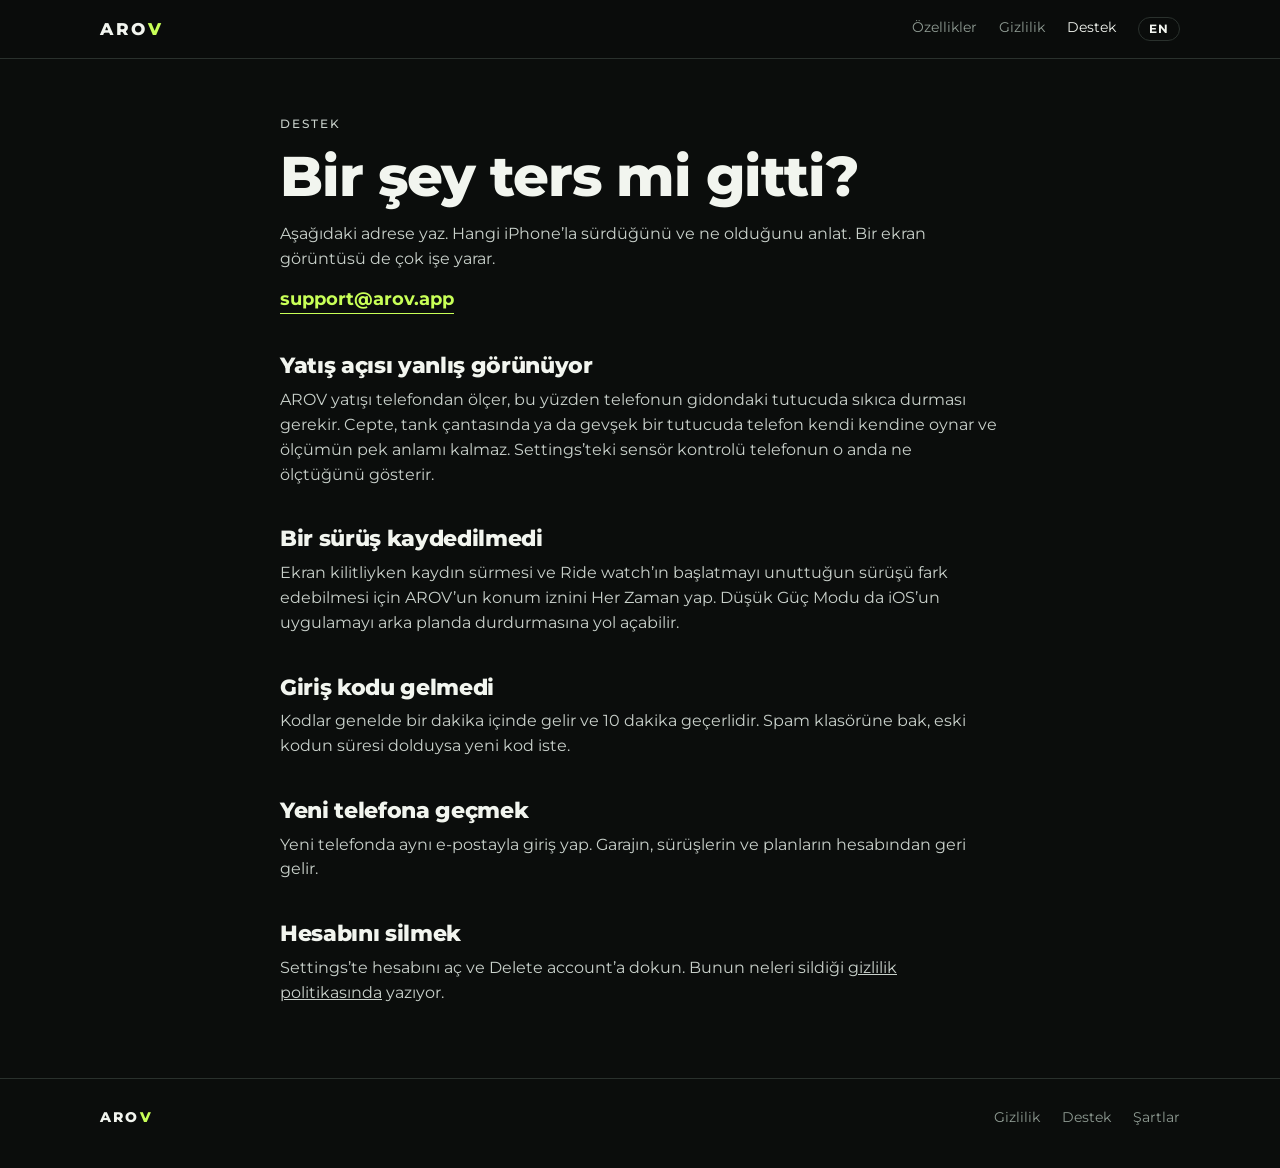
<file: tr/support.html>
<!doctype html>
<html lang="tr">
<head>
<meta charset="utf-8">
<meta name="viewport" content="width=device-width, initial-scale=1, viewport-fit=cover">
<title>Destek — AROV</title>
<meta name="description" content="Motosiklet sürüş kaydedici AROV için yardım.">
<meta name="theme-color" content="#0B0D0C">
<link rel="icon" href="../favicon.png">
<link rel="apple-touch-icon" href="../apple-touch-icon.png">
<meta property="og:type" content="website">
<meta property="og:site_name" content="AROV">
<meta property="og:title" content="Destek — AROV">
<meta property="og:description" content="Motosiklet sürüş kaydedici AROV için yardım.">
<meta property="og:url" content="https://arov.app/tr/support.html">
<meta property="og:image" content="https://arov.app/og.png">
<meta property="og:locale" content="tr_TR">
<meta name="twitter:card" content="summary_large_image">
<link rel="alternate" hreflang="en" href="https://arov.app/support.html">
<link rel="alternate" hreflang="tr" href="https://arov.app/tr/support.html">
<link rel="alternate" hreflang="x-default" href="https://arov.app/support.html">
<link rel="stylesheet" href="../style.css">
</head>
<body>
<header class="top gutter">
  <div class="inner">
    <a class="word" href="./">ARO<i>V</i></a>
    <nav><a href="./#ride">Özellikler</a><a href="privacy.html">Gizlilik</a><a href="support.html" aria-current="page">Destek</a><a class="lang" href="../support.html" hreflang="en" lang="en" aria-label="English">EN</a></nav>
  </div>
</header>

<main class="doc gutter">
  <div class="inner">
    <p class="eyebrow">Destek</p>
    <h1>Bir şey ters mi gitti?</h1>
    <p>Aşağıdaki adrese yaz. Hangi iPhone’la sürdüğünü ve ne olduğunu anlat. Bir ekran görüntüsü de çok işe yarar.</p>
    <a class="mail" href="mailto:support@arov.app">support@arov.app</a>

    <h2>Yatış açısı yanlış görünüyor</h2>
    <p>AROV yatışı telefondan ölçer, bu yüzden telefonun gidondaki tutucuda sıkıca durması gerekir. Cepte, tank çantasında ya da gevşek bir tutucuda telefon kendi kendine oynar ve ölçümün pek anlamı kalmaz. Settings’teki sensör kontrolü telefonun o anda ne ölçtüğünü gösterir.</p>

    <h2>Bir sürüş kaydedilmedi</h2>
    <p>Ekran kilitliyken kaydın sürmesi ve Ride watch’ın başlatmayı unuttuğun sürüşü fark edebilmesi için AROV’un konum iznini Her Zaman yap. Düşük Güç Modu da iOS’un uygulamayı arka planda durdurmasına yol açabilir.</p>

    <h2>Giriş kodu gelmedi</h2>
    <p>Kodlar genelde bir dakika içinde gelir ve 10 dakika geçerlidir. Spam klasörüne bak, eski kodun süresi dolduysa yeni kod iste.</p>

    <h2>Yeni telefona geçmek</h2>
    <p>Yeni telefonda aynı e-postayla giriş yap. Garajın, sürüşlerin ve planların hesabından geri gelir.</p>

    <h2>Hesabını silmek</h2>
    <p>Settings’te hesabını aç ve Delete account’a dokun. Bunun neleri sildiği <a href="privacy.html">gizlilik politikasında</a> yazıyor.</p>
  </div>
</main>

<footer class="gutter">
  <div class="inner">
    <span class="word">ARO<i>V</i></span>
    <a href="privacy.html">Gizlilik</a>
    <a href="support.html">Destek</a>
    <a href="terms.html">Şartlar</a>
  </div>
</footer>
</body>
</html>
</file>
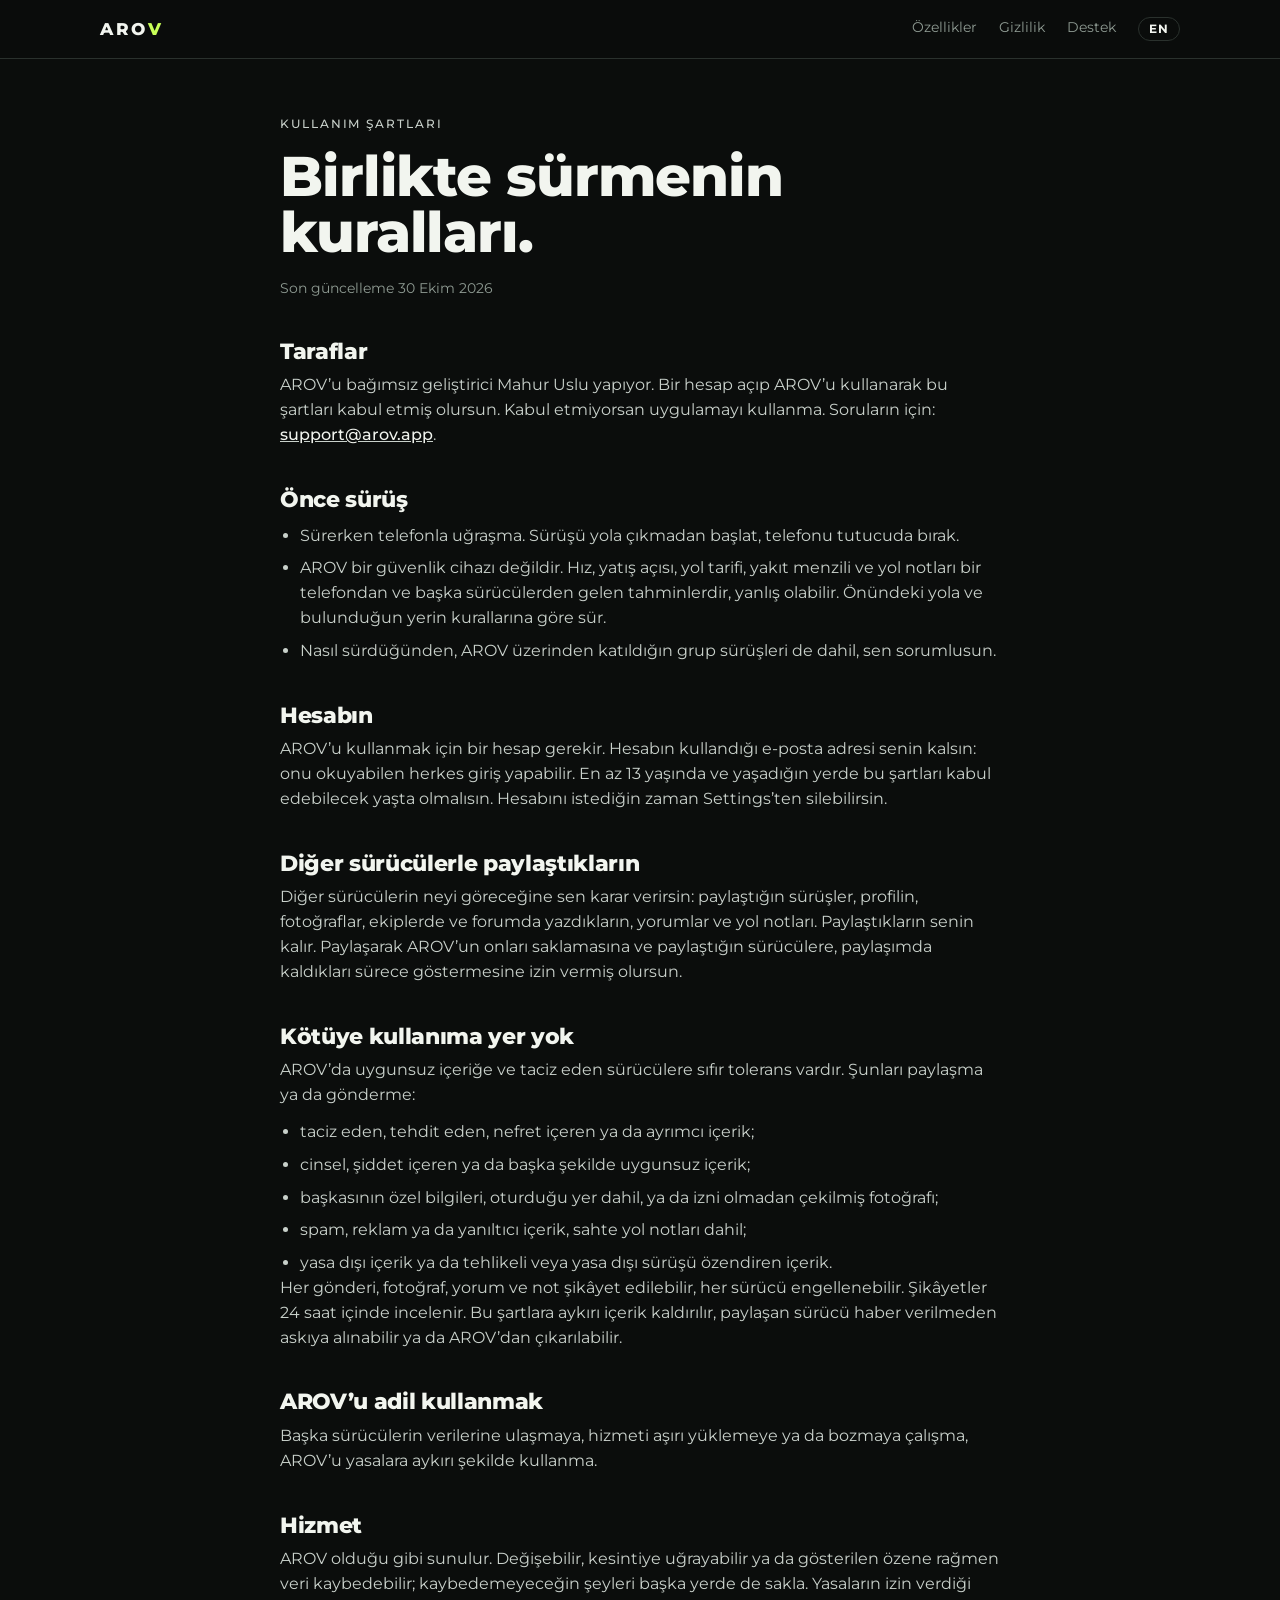
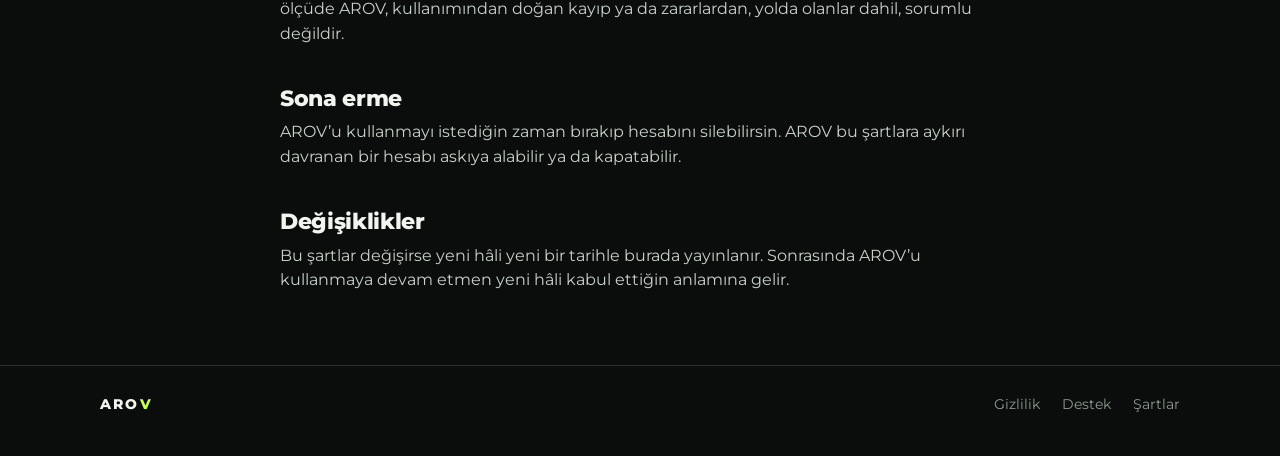
<file: tr/terms.html>
<!doctype html>
<html lang="tr">
<head>
<meta charset="utf-8">
<meta name="viewport" content="width=device-width, initial-scale=1, viewport-fit=cover">
<title>Kullanım şartları — AROV</title>
<meta name="description" content="AROV’u kullanma ve onda başkalarıyla sürme kuralları.">
<meta name="theme-color" content="#0B0D0C">
<link rel="icon" href="../favicon.png">
<link rel="apple-touch-icon" href="../apple-touch-icon.png">
<meta property="og:type" content="website">
<meta property="og:site_name" content="AROV">
<meta property="og:title" content="Kullanım şartları — AROV">
<meta property="og:description" content="AROV’u kullanma ve onda başkalarıyla sürme kuralları.">
<meta property="og:url" content="https://arov.app/tr/terms.html">
<meta property="og:image" content="https://arov.app/og.png">
<meta property="og:locale" content="tr_TR">
<meta name="twitter:card" content="summary_large_image">
<link rel="alternate" hreflang="en" href="https://arov.app/terms.html">
<link rel="alternate" hreflang="tr" href="https://arov.app/tr/terms.html">
<link rel="alternate" hreflang="x-default" href="https://arov.app/terms.html">
<link rel="stylesheet" href="../style.css">
</head>
<body>
<header class="top gutter">
  <div class="inner">
    <a class="word" href="./">ARO<i>V</i></a>
    <nav><a href="./#ride">Özellikler</a><a href="privacy.html">Gizlilik</a><a href="support.html">Destek</a><a class="lang" href="../terms.html" hreflang="en" lang="en" aria-label="English">EN</a></nav>
  </div>
</header>

<main class="doc gutter">
  <div class="inner">
    <p class="eyebrow">Kullanım şartları</p>
    <h1>Birlikte sürmenin kuralları.</h1>
    <p class="updated">Son güncelleme 30 Ekim 2026</p>

    <h2>Taraflar</h2>
    <p>AROV’u bağımsız geliştirici Mahur Uslu yapıyor. Bir hesap açıp AROV’u kullanarak bu şartları kabul etmiş olursun. Kabul etmiyorsan uygulamayı kullanma. Soruların için: <a href="mailto:support@arov.app"><strong>support@arov.app</strong></a>.</p>

    <h2>Önce sürüş</h2>
    <ul>
      <li>Sürerken telefonla uğraşma. Sürüşü yola çıkmadan başlat, telefonu tutucuda bırak.</li>
      <li>AROV bir güvenlik cihazı değildir. Hız, yatış açısı, yol tarifi, yakıt menzili ve yol notları bir telefondan ve başka sürücülerden gelen tahminlerdir, yanlış olabilir. Önündeki yola ve bulunduğun yerin kurallarına göre sür.</li>
      <li>Nasıl sürdüğünden, AROV üzerinden katıldığın grup sürüşleri de dahil, sen sorumlusun.</li>
    </ul>

    <h2>Hesabın</h2>
    <p>AROV’u kullanmak için bir hesap gerekir. Hesabın kullandığı e-posta adresi senin kalsın: onu okuyabilen herkes giriş yapabilir. En az 13 yaşında ve yaşadığın yerde bu şartları kabul edebilecek yaşta olmalısın. Hesabını istediğin zaman Settings’ten silebilirsin.</p>

    <h2>Diğer sürücülerle paylaştıkların</h2>
    <p>Diğer sürücülerin neyi göreceğine sen karar verirsin: paylaştığın sürüşler, profilin, fotoğraflar, ekiplerde ve forumda yazdıkların, yorumlar ve yol notları. Paylaştıkların senin kalır. Paylaşarak AROV’un onları saklamasına ve paylaştığın sürücülere, paylaşımda kaldıkları sürece göstermesine izin vermiş olursun.</p>

    <h2>Kötüye kullanıma yer yok</h2>
    <p>AROV’da uygunsuz içeriğe ve taciz eden sürücülere sıfır tolerans vardır. Şunları paylaşma ya da gönderme:</p>
    <ul>
      <li>taciz eden, tehdit eden, nefret içeren ya da ayrımcı içerik;</li>
      <li>cinsel, şiddet içeren ya da başka şekilde uygunsuz içerik;</li>
      <li>başkasının özel bilgileri, oturduğu yer dahil, ya da izni olmadan çekilmiş fotoğrafı;</li>
      <li>spam, reklam ya da yanıltıcı içerik, sahte yol notları dahil;</li>
      <li>yasa dışı içerik ya da tehlikeli veya yasa dışı sürüşü özendiren içerik.</li>
    </ul>
    <p>Her gönderi, fotoğraf, yorum ve not şikâyet edilebilir, her sürücü engellenebilir. Şikâyetler 24 saat içinde incelenir. Bu şartlara aykırı içerik kaldırılır, paylaşan sürücü haber verilmeden askıya alınabilir ya da AROV’dan çıkarılabilir.</p>

    <h2>AROV’u adil kullanmak</h2>
    <p>Başka sürücülerin verilerine ulaşmaya, hizmeti aşırı yüklemeye ya da bozmaya çalışma, AROV’u yasalara aykırı şekilde kullanma.</p>

    <h2>Hizmet</h2>
    <p>AROV olduğu gibi sunulur. Değişebilir, kesintiye uğrayabilir ya da gösterilen özene rağmen veri kaybedebilir; kaybedemeyeceğin şeyleri başka yerde de sakla. Yasaların izin verdiği ölçüde AROV, kullanımından doğan kayıp ya da zararlardan, yolda olanlar dahil, sorumlu değildir.</p>

    <h2>Sona erme</h2>
    <p>AROV’u kullanmayı istediğin zaman bırakıp hesabını silebilirsin. AROV bu şartlara aykırı davranan bir hesabı askıya alabilir ya da kapatabilir.</p>

    <h2>Değişiklikler</h2>
    <p>Bu şartlar değişirse yeni hâli yeni bir tarihle burada yayınlanır. Sonrasında AROV’u kullanmaya devam etmen yeni hâli kabul ettiğin anlamına gelir.</p>
  </div>
</main>

<footer class="gutter">
  <div class="inner">
    <span class="word">ARO<i>V</i></span>
    <a href="privacy.html">Gizlilik</a>
    <a href="support.html">Destek</a>
    <a href="terms.html">Şartlar</a>
  </div>
</footer>
</body>
</html>
</file>
<file: style.css>
/* AROV's public site. Dark only, like the app. Montserrat stands in for Gotham,
   which is licensed for the app and may not be served from a public page. */

/* latin, then latin-ext for Turkish (ğ ş İ …) */
@font-face { font-family: "Montserrat"; font-weight: 300; font-display: swap; src: url("fonts/montserrat-latin-300-normal.woff2") format("woff2"); unicode-range: U+0000-00FF,U+0131,U+0152-0153,U+02BB-02BC,U+02C6,U+02DA,U+02DC,U+0304,U+0308,U+0329,U+2000-206F,U+2074,U+20AC,U+2122,U+2191,U+2193,U+2212,U+2215,U+FEFF,U+FFFD; }
@font-face { font-family: "Montserrat"; font-weight: 400; font-display: swap; src: url("fonts/montserrat-latin-400-normal.woff2") format("woff2"); unicode-range: U+0000-00FF,U+0131,U+0152-0153,U+02BB-02BC,U+02C6,U+02DA,U+02DC,U+0304,U+0308,U+0329,U+2000-206F,U+2074,U+20AC,U+2122,U+2191,U+2193,U+2212,U+2215,U+FEFF,U+FFFD; }
@font-face { font-family: "Montserrat"; font-weight: 500; font-display: swap; src: url("fonts/montserrat-latin-500-normal.woff2") format("woff2"); unicode-range: U+0000-00FF,U+0131,U+0152-0153,U+02BB-02BC,U+02C6,U+02DA,U+02DC,U+0304,U+0308,U+0329,U+2000-206F,U+2074,U+20AC,U+2122,U+2191,U+2193,U+2212,U+2215,U+FEFF,U+FFFD; }
@font-face { font-family: "Montserrat"; font-weight: 700; font-display: swap; src: url("fonts/montserrat-latin-700-normal.woff2") format("woff2"); unicode-range: U+0000-00FF,U+0131,U+0152-0153,U+02BB-02BC,U+02C6,U+02DA,U+02DC,U+0304,U+0308,U+0329,U+2000-206F,U+2074,U+20AC,U+2122,U+2191,U+2193,U+2212,U+2215,U+FEFF,U+FFFD; }
@font-face { font-family: "Montserrat"; font-weight: 800; font-display: swap; src: url("fonts/montserrat-latin-800-normal.woff2") format("woff2"); unicode-range: U+0000-00FF,U+0131,U+0152-0153,U+02BB-02BC,U+02C6,U+02DA,U+02DC,U+0304,U+0308,U+0329,U+2000-206F,U+2074,U+20AC,U+2122,U+2191,U+2193,U+2212,U+2215,U+FEFF,U+FFFD; }
@font-face { font-family: "Montserrat"; font-weight: 300; font-display: swap; src: url("fonts/montserrat-latin-ext-300-normal.woff2") format("woff2"); unicode-range: U+0100-02AF,U+0304,U+0308,U+0329,U+1E00-1E9F,U+1EF2-1EFF,U+2020,U+20A0-20AB,U+20AD-20C0,U+2113,U+2C60-2C7F,U+A720-A7FF; }
@font-face { font-family: "Montserrat"; font-weight: 400; font-display: swap; src: url("fonts/montserrat-latin-ext-400-normal.woff2") format("woff2"); unicode-range: U+0100-02AF,U+0304,U+0308,U+0329,U+1E00-1E9F,U+1EF2-1EFF,U+2020,U+20A0-20AB,U+20AD-20C0,U+2113,U+2C60-2C7F,U+A720-A7FF; }
@font-face { font-family: "Montserrat"; font-weight: 500; font-display: swap; src: url("fonts/montserrat-latin-ext-500-normal.woff2") format("woff2"); unicode-range: U+0100-02AF,U+0304,U+0308,U+0329,U+1E00-1E9F,U+1EF2-1EFF,U+2020,U+20A0-20AB,U+20AD-20C0,U+2113,U+2C60-2C7F,U+A720-A7FF; }
@font-face { font-family: "Montserrat"; font-weight: 700; font-display: swap; src: url("fonts/montserrat-latin-ext-700-normal.woff2") format("woff2"); unicode-range: U+0100-02AF,U+0304,U+0308,U+0329,U+1E00-1E9F,U+1EF2-1EFF,U+2020,U+20A0-20AB,U+20AD-20C0,U+2113,U+2C60-2C7F,U+A720-A7FF; }
@font-face { font-family: "Montserrat"; font-weight: 800; font-display: swap; src: url("fonts/montserrat-latin-ext-800-normal.woff2") format("woff2"); unicode-range: U+0100-02AF,U+0304,U+0308,U+0329,U+1E00-1E9F,U+1EF2-1EFF,U+2020,U+20A0-20AB,U+20AD-20C0,U+2113,U+2C60-2C7F,U+A720-A7FF; }

:root {
  --ink: #0B0D0C;
  --night: #121614;
  --card: #1A1F1C;
  --line: #2A312D;
  --fg: #F2F5EF;
  --muted: #8E9A92;
  --lime: #C8FF57;
  --font: "Montserrat", "Gotham", system-ui, -apple-system, sans-serif;
  color-scheme: dark;
}

* { box-sizing: border-box; }
html { -webkit-text-size-adjust: 100%; }
body { margin: 0; background: var(--ink); color: var(--fg); font-family: var(--font); font-size: 16px; line-height: 1.55; }
a { color: inherit; }
a:focus-visible { outline: 2px solid var(--lime); outline-offset: 3px; border-radius: 4px; }

.gutter { padding-left: max(20px, env(safe-area-inset-left, 0px)); padding-right: max(20px, env(safe-area-inset-right, 0px)); }
.inner { max-width: 1080px; margin: 0 auto; }

/* header */
.top { position: sticky; top: 0; z-index: 5; background: color-mix(in srgb, var(--ink) 86%, transparent); backdrop-filter: blur(10px); -webkit-backdrop-filter: blur(10px); border-bottom: 1px solid var(--line); }
.top .inner { display: flex; align-items: center; gap: 24px; padding-block: 16px; }
.word { font-weight: 800; letter-spacing: .16em; font-size: 17px; text-decoration: none; }
.word i { font-style: normal; color: var(--lime); }
.top nav { margin-left: auto; display: flex; gap: 22px; font-size: 14px; }
.top nav a { color: var(--muted); text-decoration: none; }
.top nav a:hover, .top nav a[aria-current] { color: var(--fg); }
.top nav a.lang { border: 1px solid var(--line); border-radius: 99px; padding: 2px 10px; font-size: 12px; font-weight: 700; letter-spacing: .08em; color: var(--fg); }
.top nav a.lang:hover { border-color: var(--lime); }

/* type */
.eyebrow { font-size: 12px; letter-spacing: .16em; text-transform: uppercase; color: var(--muted); font-weight: 500; margin: 0; }
h1, h2, h3 { text-wrap: balance; margin: 0; }
h1 { font-weight: 800; font-size: clamp(40px, 7vw, 76px); line-height: 1; letter-spacing: -0.02em; margin-block: 14px 18px; }
h2 { font-weight: 800; font-size: clamp(28px, 4vw, 40px); line-height: 1.08; letter-spacing: -0.015em; margin-block: 10px 14px; }
h3 { font-weight: 700; font-size: 18px; line-height: 1.3; }
.lede { font-size: clamp(17px, 2vw, 20px); color: var(--muted); max-width: 34ch; margin: 0; }
p { margin: 0; }

.pill { display: inline-flex; align-items: center; gap: 10px; border-radius: 26px; padding: 15px 24px; font-weight: 700; font-size: 15px; text-decoration: none; }
.pill.go { background: var(--lime); color: var(--ink); }

/* hero */
.hero .inner { display: grid; grid-template-columns: minmax(0, 1fr) minmax(0, 1fr); gap: 48px; align-items: center; padding-block: 72px 64px; }
.hero .cta { margin-top: 30px; display: flex; flex-direction: column; align-items: flex-start; gap: 10px; }
.hero .cta small { color: var(--muted); font-size: 13px; }
.dial { position: relative; max-width: 460px; width: 100%; justify-self: center; }
.dial svg { display: block; width: 100%; height: auto; }
.needle { transform-origin: 200px 200px; transform: rotate(47deg); }
@media (prefers-reduced-motion: no-preference) {
  .needle { animation: lean 7s ease-in-out infinite; }
  @keyframes lean { 0%, 100% { transform: rotate(-12deg); } 28% { transform: rotate(47deg); } 52% { transform: rotate(6deg); } 76% { transform: rotate(-36deg); } }
}
.dial .read { text-align: center; margin-top: 4px; }
.dial .read b { display: block; font-weight: 300; font-size: clamp(64px, 11vw, 112px); line-height: 1; font-variant-numeric: tabular-nums; }
.dial .read b sup { font-size: .4em; color: var(--lime); font-weight: 500; vertical-align: .9em; }
.dial .read span { font-size: 13px; color: var(--muted); }

/* sample ride */
.ride { border-top: 1px solid var(--line); }
.ride .inner { padding-block: 64px; display: grid; grid-template-columns: minmax(0, 5fr) minmax(0, 6fr); gap: 48px; }
.ride .intro p:not(.eyebrow) { color: var(--muted); max-width: 40ch; }
.stats { display: grid; grid-template-columns: repeat(2, minmax(0, 1fr)); gap: 1px; background: var(--line); border-radius: 22px; overflow: hidden; margin-top: 28px; }
.stats div { background: var(--card); padding: 18px 20px; font-variant-numeric: tabular-nums; }
.stats b { display: block; font-size: 26px; font-weight: 700; line-height: 1.2; }
.stats span { font-size: 11.5px; color: var(--muted); letter-spacing: .1em; text-transform: uppercase; }
.moments { list-style: none; margin: 0; padding: 0; display: grid; gap: 10px; align-content: start; }
.moments li { display: grid; grid-template-columns: 56px minmax(0, 1fr); gap: 14px; align-items: center; background: var(--card); border-radius: 20px; padding: 16px 18px; }
.moments time { font-size: 13px; color: var(--muted); font-variant-numeric: tabular-nums; }
.moments b { display: block; font-weight: 700; }
.moments span { font-size: 14px; color: var(--muted); }
.moments .hi b { color: var(--lime); }
.note { font-size: 13px; color: var(--muted); margin-top: 14px; }

/* features */
.more { border-top: 1px solid var(--line); }
.more .inner { padding-block: 64px; }
.grid { display: grid; grid-template-columns: repeat(3, minmax(0, 1fr)); gap: 16px; margin-top: 30px; }
.feat { background: var(--night); border: 1px solid var(--line); border-radius: 24px; padding: 24px; display: grid; gap: 10px; align-content: start; }
.feat .ic { width: 44px; height: 44px; border-radius: 14px; background: var(--card); display: grid; place-items: center; }
.feat .ic svg { width: 22px; height: 22px; stroke: var(--lime); fill: none; stroke-width: 1.8; stroke-linecap: round; stroke-linejoin: round; }
.feat p { color: var(--muted); font-size: 15px; }

/* plain text pages */
.doc .inner { max-width: 720px; padding-block: 56px 72px; }
.doc h1 { font-size: clamp(36px, 6vw, 56px); }
.doc h2 { font-size: 22px; margin-block: 40px 10px; }
.doc p, .doc li { color: #C9D1CB; }
.doc p + p { margin-top: 12px; }
.doc ul { padding-left: 20px; display: grid; gap: 8px; margin: 12px 0 0; }
.doc strong { color: var(--fg); font-weight: 500; }
.doc .updated { color: var(--muted); font-size: 14px; }
.mail { display: inline-block; margin-top: 14px; font-weight: 700; font-size: 18px; color: var(--lime); text-decoration: none; border-bottom: 1px solid currentColor; }

/* footer */
footer { border-top: 1px solid var(--line); }
footer .inner { display: flex; flex-wrap: wrap; align-items: center; gap: 22px; padding-block: 28px 40px; font-size: 14px; color: var(--muted); }
footer .word { font-size: 14px; color: var(--fg); margin-right: auto; }
footer a { text-decoration: none; }
footer a:hover { color: var(--fg); }

@media (max-width: 860px) {
  .hero .inner, .ride .inner { grid-template-columns: minmax(0, 1fr); gap: 36px; }
  .hero .inner { padding-block: 44px 48px; }
  .grid { grid-template-columns: minmax(0, 1fr); }
  .top nav { gap: 16px; }
}
</file>
